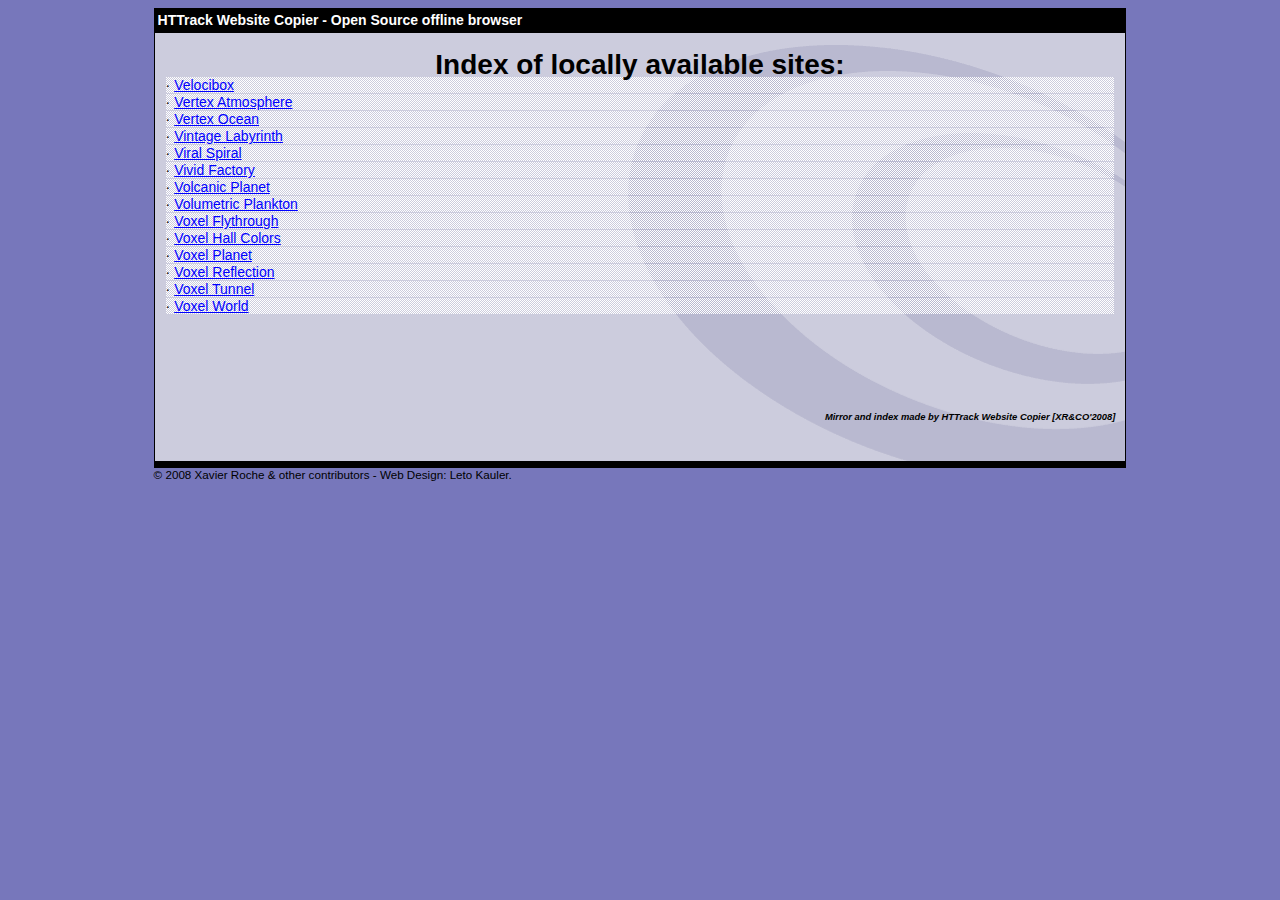
<file: index.html>
<html xmlns="http://www.w3.org/1999/xhtml" lang="en">

<head>
	<meta http-equiv="Content-Type" content="text/html; charset=utf-8" />
	<meta name="description" content="HTTrack is an easy-to-use website mirror utility. It allows you to download a World Wide website from the Internet to a local directory,building recursively all structures, getting html, images, and other files from the server to your computer. Links are rebuiltrelatively so that you can freely browse to the local site (works with any browser). You can mirror several sites together so that you can jump from one toanother. You can, also, update an existing mirror site, or resume an interrupted download. The robot is fully configurable, with an integrated help" />
	<meta name="keywords" content="httrack, HTTRACK, HTTrack, winhttrack, WINHTTRACK, WinHTTrack, offline browser, web mirror utility, aspirateur web, surf offline, web capture, www mirror utility, browse offline, local  site builder, website mirroring, aspirateur www, internet grabber, capture de site web, internet tool, hors connexion, unix, dos, windows 95, windows 98, solaris, ibm580, AIX 4.0, HTS, HTGet, web aspirator, web aspirateur, libre, GPL, GNU, free software" />
	<title>Local index - HTTrack Website Copier</title>
  <!-- Mirror and index made by HTTrack Website Copier/3.49-2 [XR&CO'2014] -->
	<style type="text/css">
	<!--

body {
	margin: 0;  padding: 0;  margin-bottom: 15px;  margin-top: 8px;
	background: #77b;
}
body, td {
	font: 14px "Trebuchet MS", Verdana, Arial, Helvetica, sans-serif;
	}

#subTitle {
	background: #000;  color: #fff;  padding: 4px;  font-weight: bold; 
	}

#siteNavigation a, #siteNavigation .current {
	font-weight: bold;  color: #448;
	}
#siteNavigation a:link    { text-decoration: none; }
#siteNavigation a:visited { text-decoration: none; }

#siteNavigation .current { background-color: #ccd; }

#siteNavigation a:hover   { text-decoration: none;  background-color: #fff;  color: #000; }
#siteNavigation a:active  { text-decoration: none;  background-color: #ccc; }


a:link    { text-decoration: underline;  color: #00f; }
a:visited { text-decoration: underline;  color: #000; }
a:hover   { text-decoration: underline;  color: #c00; }
a:active  { text-decoration: underline; }

#pageContent {
	clear: both;
	border-bottom: 6px solid #000;
	padding: 10px;  padding-top: 20px;
	line-height: 1.65em;
	background-image: url(backblue.gif);
	background-repeat: no-repeat;
	background-position: top right;
	}

#pageContent, #siteNavigation {
	background-color: #ccd;
	}


.imgLeft  { float: left;   margin-right: 10px;  margin-bottom: 10px; }
.imgRight { float: right;  margin-left: 10px;   margin-bottom: 10px; }

hr { height: 1px;  color: #000;  background-color: #000;  margin-bottom: 15px; }

h1 { margin: 0;  font-weight: bold;  font-size: 2em; }
h2 { margin: 0;  font-weight: bold;  font-size: 1.6em; }
h3 { margin: 0;  font-weight: bold;  font-size: 1.3em; }
h4 { margin: 0;  font-weight: bold;  font-size: 1.18em; }

.blak { background-color: #000; }
.hide { display: none; }
.tableWidth { min-width: 400px; }

.tblRegular       { border-collapse: collapse; }
.tblRegular td    { padding: 6px;  background-image: url(fade.gif);  border: 2px solid #99c; }
.tblHeaderColor, .tblHeaderColor td { background: #99c; }
.tblNoBorder td   { border: 0; }


// -->
</style>

</head>

<table width="76%" border="0" align="center" cellspacing="0" cellpadding="3" class="tableWidth">
	<tr>
	<td id="subTitle">HTTrack Website Copier - Open Source offline browser</td>
	</tr>
</table>
<table width="76%" border="0" align="center" cellspacing="0" cellpadding="0" class="tableWidth">
<tr class="blak">
<td>
	<table width="100%" border="0" align="center" cellspacing="1" cellpadding="0">
	<tr>
	<td colspan="6"> 
		<table width="100%" border="0" align="center" cellspacing="0" cellpadding="10">
		<tr> 
		<td id="pageContent"> 
<!-- ==================== End prologue ==================== -->

	<meta name="generator" content="HTTrack Website Copier/3.x">
	<TITLE>Local index - HTTrack</TITLE>
</HEAD>
<BODY>
<H1 ALIGN=Center>Index of locally available sites:</H1>
	<TABLE BORDER="0" WIDTH="100%" CELLSPACING="1" CELLPADDING="0">
		<TR>
			<TD BACKGROUND="fade.gif">
				&middot;
					<A HREF="digitonaut.com/art/velocibox/index.html">
						Velocibox
					</A>		
			</TD>
		</TR>
		<TR>
			<TD BACKGROUND="fade.gif">
				&middot;
					<A HREF="digitonaut.com/art/vertex_atmosphere/index.html">
						Vertex Atmosphere
					</A>		
			</TD>
		</TR>
		<TR>
			<TD BACKGROUND="fade.gif">
				&middot;
					<A HREF="digitonaut.com/art/vertex-ocean/index.html">
						Vertex Ocean
					</A>		
			</TD>
		</TR>
		<TR>
			<TD BACKGROUND="fade.gif">
				&middot;
					<A HREF="digitonaut.com/art/vintage_labyrinth/index.html">
						Vintage Labyrinth
					</A>		
			</TD>
		</TR>
		<TR>
			<TD BACKGROUND="fade.gif">
				&middot;
					<A HREF="digitonaut.com/art/viral_spiral/index.html">
						Viral Spiral
					</A>		
			</TD>
		</TR>
		<TR>
			<TD BACKGROUND="fade.gif">
				&middot;
					<A HREF="digitonaut.com/art/vivid_factory/index.html">
						Vivid Factory
					</A>		
			</TD>
		</TR>
		<TR>
			<TD BACKGROUND="fade.gif">
				&middot;
					<A HREF="digitonaut.com/art/volcanic_planet/index.html">
						Volcanic Planet
					</A>		
			</TD>
		</TR>
		<TR>
			<TD BACKGROUND="fade.gif">
				&middot;
					<A HREF="digitonaut.com/art/volumetric_plankton/index.html">
						Volumetric Plankton
					</A>		
			</TD>
		</TR>
		<TR>
			<TD BACKGROUND="fade.gif">
				&middot;
					<A HREF="digitonaut.com/art/voxel_flythrough/index.html">
						Voxel Flythrough
					</A>		
			</TD>
		</TR>
		<TR>
			<TD BACKGROUND="fade.gif">
				&middot;
					<A HREF="digitonaut.com/art/voxel_hall_colors/index.html">
						Voxel Hall Colors
					</A>		
			</TD>
		</TR>
		<TR>
			<TD BACKGROUND="fade.gif">
				&middot;
					<A HREF="digitonaut.com/art/voxel_planet/index.html">
						Voxel Planet
					</A>		
			</TD>
		</TR>
		<TR>
			<TD BACKGROUND="fade.gif">
				&middot;
					<A HREF="digitonaut.com/art/voxel_reflection/index.html">
						Voxel Reflection
					</A>		
			</TD>
		</TR>
		<TR>
			<TD BACKGROUND="fade.gif">
				&middot;
					<A HREF="digitonaut.com/art/voxel_tunnel/index.html">
						Voxel Tunnel
					</A>		
			</TD>
		</TR>
		<TR>
			<TD BACKGROUND="fade.gif">
				&middot;
					<A HREF="digitonaut.com/art/voxel_world/index.html">
						Voxel World
					</A>		
			</TD>
		</TR>
	</TABLE>
	<BR>
	<BR>
	<BR>
  	<H6 ALIGN="RIGHT">
	<I>Mirror and index made by HTTrack Website Copier [XR&amp;CO'2008]</I>
	</H6>
	<!-- Mirror and index made by HTTrack Website Copier/3.49-2 [XR&CO'2014] -->
	<!-- Thanks for using HTTrack Website Copier! -->
	

<!-- ==================== Start epilogue ==================== -->
		</td>
		</tr>
		</table>
	</td>
	</tr>
	</table>
</td>
</tr>
</table>

<table width="76%" border="0" align="center" valign="bottom" cellspacing="0" cellpadding="0">
	<tr>
	<td id="footer"><small>&copy; 2008 Xavier Roche & other contributors - Web Design: Leto Kauler.</small></td>
	</tr>
</table>

</body>

</html>
</file>
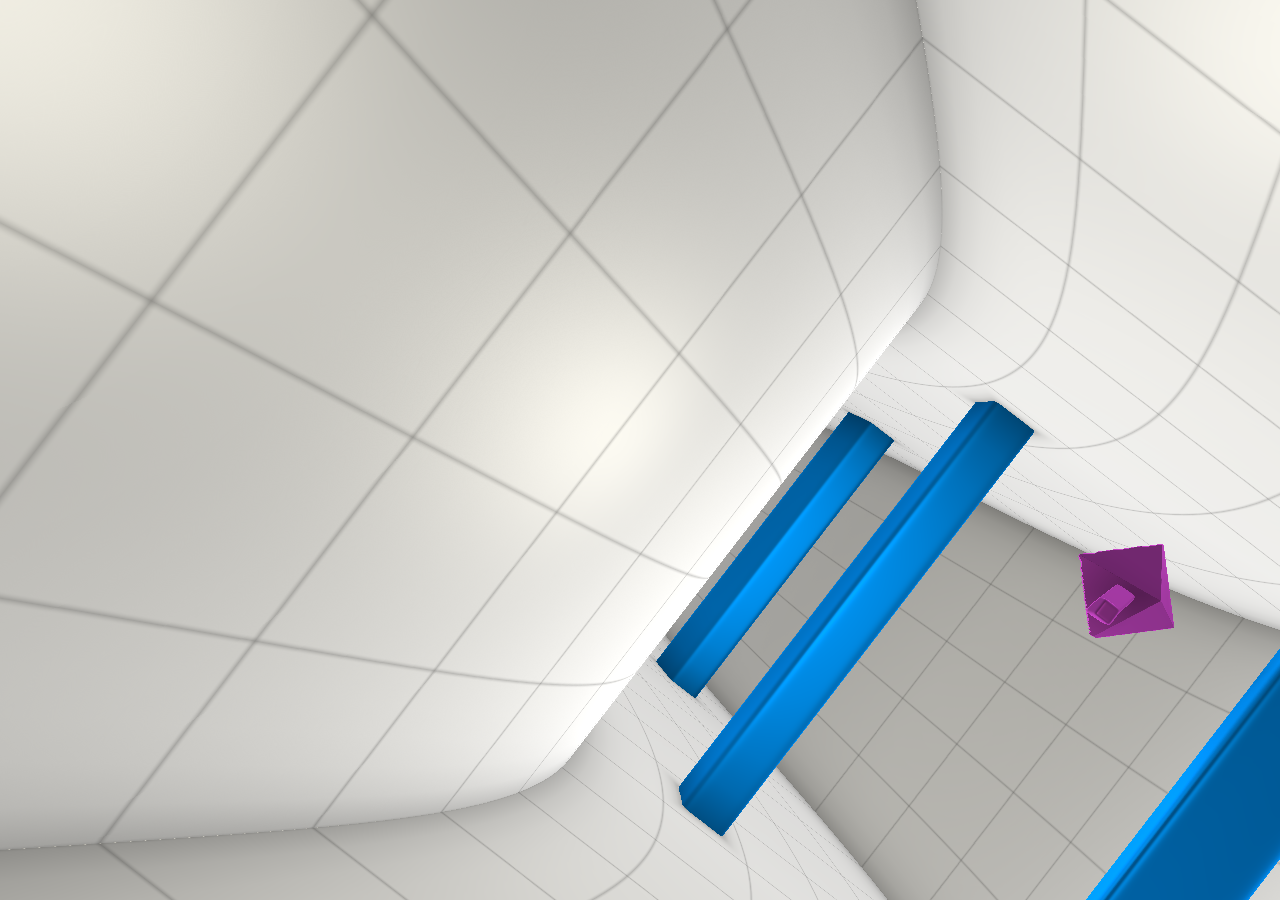
<file: digitonaut.com/art/velocibox/index.html>
<!DOCTYPE html>

<!-- Mirrored from digitonaut.com/art/velocibox/ by HTTrack Website Copier/3.x [XR&CO'2014], Fri, 17 Feb 2023 04:22:23 GMT -->
<!-- Added by HTTrack --><meta http-equiv="content-type" content="text/html;charset=UTF-8" /><!-- /Added by HTTrack -->
<head>
<meta charset='utf-8'\>
<meta name='apple-mobile-web-app-capable' content='yes'><meta name='apple-mobile-web-app-status-bar-style' content='black-translucent'><title>Velocibox</title>

<script src="shader-web-background.min.js"></script>
<script type="x-shader/x-fragment" id="Image">
precision highp float;
uniform vec2  iResolution;
uniform float iTime;

// -------------------------------------------------------------------------------------------------- Shadertoy code
float hash(float n) {
    return fract(sin(n)*4578.543123);
}

vec2 path(float z) {
    vec2 a = vec2(0);
    vec2 b = vec2(2.0*cos(z*.3), 0);
    
    if(iTime >= 0.0 && iTime <= 4.0){
        if(iTime <= 3.0) return a;
        return mix(a, b, mod(iTime, 1.0));
    } else return b;
}

float gTime() {
    float s;
    if(iTime <= 3.0) {
        s = 7.0;
    } else s = 15.;
    
    return s*iTime;
}

float len(vec3 p, float l) {
    p = pow(abs(p), vec3(l));
    return pow(p.x + p.y + p.z, 1.0/l);
}

float dSegment(vec3 p, vec3 a, vec3 b, float r) {
    vec3 pa = p - a;
    vec3 ba = b - a;
    
    float h = clamp(dot(pa, ba)/dot(ba, ba), 0.0, 1.0);
    
    return len(pa - ba*h, 8.0) - r;
}

float dObstacles(vec3 p, float diff) {
    p.xy -= path(p.z);
    float c = floor((p.z + diff)/(diff*2.0));
    float rnd = hash(c);
    p.z = mod(p.z + diff, diff*2.0) - diff;
    
    p.xy = p.yx;
    float o;
    if(iTime >= 0.0 && iTime <= 4.0) {
        if(iTime <= 3.0) o = 4.0;
        else o = mix(4.0, 0.0, mod(iTime, 1.0));
    } else o = 0.0;
    
    p.y += path(p.z).x - o - (rnd < .5 ? 0. : 2.0);
    return dSegment(p, vec3(5.5, 1., 0), vec3(-5.5, 1.0, 0), 0.25);   
}

vec2 opU(vec2 a, vec2 b) {
    return a.x < b.x ? a : b;
}

vec3 boxPos(vec3 p, float diff, float o) {
    vec3 bp = vec3(0., -1.0, gTime());
    float c = floor((p.z + diff)/diff*2.0);    
    float rnd = hash(c);
    
    bp.y = 1.8*cos(sin(iTime + o)*3. + iTime + o);
        
    return bp;
}

vec2 map(vec3 p) {
    // the tunnel distance estimate was taken from Shane's (https://www.shadertoy.com/view/MlXSWX)
    vec2 tun = abs(p.xy - path(p.z))*vec2(.4, .4);
    vec2 t = vec2(1. - max(tun.x, tun.y), 0.0);
    
    vec3 bp = boxPos(p, 2.5, 0.0);
    vec3 bp2 = boxPos(p, 2.5, 0.1);
    bp2.z += 0.5;
    
    bp.xy += path(bp.z);
    bp2.xy += path(bp2.z);
    
    vec2 s = vec2(min(len(p - bp2, 1.0) - .3, dSegment(p, bp, bp2, .04)), 1.0);
    
    vec2 o = vec2(dObstacles(p, 2.5), 2.0);
    
    return opU(t, opU(s, o));
}

vec2 intersect(vec3 ro, vec3 rd) {
    float td = 0.;
    float mid = -1.;
    float tmax = 50.;
    
    for(int i = 0; i < 256; i++) {
        vec2 s = map(ro + rd*td);
        td += s.x;
        mid = s.y;
        if(abs(s.x) < 0.005 || td >= tmax) break;
    }
    
    if(td >= tmax) mid = -1.;
    return vec2(td, mid);
    
}

vec3 normal(vec3 p) {
    vec2 h = vec2(0.001, 0.0);
    vec3 n = vec3(
        map(p + h.xyy).x - map(p - h.xyy).x,
        map(p + h.yxy).x - map(p - h.yxy).x,
        map(p + h.yyx).x - map(p - h.yyx).x
	);
    
    return normalize(n);
}

// iq's ambient occlusion.
float ao(vec3 p, vec3 n) {
    float r = 0.0;
    float w = 1.0;
    float d;
    
    for(float i = 1.0; i < 6.6; i++) {
        d = i/6.0;
        r += w*(d - map(p + n*d).x);
        w *= .5;
    }
    
    return 1.0 - clamp(r, 0.0, 1.0);
}

vec3 lighting(vec3 p, vec3 lp, vec3 rd) {
    vec3 l = lp - p;
    float dist = max(length(l), 0.01);
    float atten = min(1./(1. + dist*0.5), 0.2);
    l /= dist;
    
    vec3 n = normal(p);
   	vec3 r = reflect(-l, n);
    
    float dif = clamp(dot(l, n), 0.0, 1.0);
    float spe = pow(clamp(dot(r, -rd), 0.0, 1.0), 8.0);
    float fre = pow(clamp(1.0 + dot(n, rd), 0.0, 1.0), 2.0);
    float dom = smoothstep(-1.0, 1.0, r.y);
    
    vec3 lin = vec3(0.2);
    lin += 1.0*dif*vec3(1, .97, .85);
    lin += 2.5*spe*vec3(1, .97, .85)*dif;
    lin += 2.5*fre*vec3(1);
    lin += 0.5*dom*vec3(1);
    
    return lin*atten*ao(p, n);
}

mat3 camera(vec3 e, vec3 l) {
    vec3 rl = vec3(sin(iTime), cos(iTime), 0);
    vec3 f = normalize(l - e);
    vec3 r = cross(rl, f);
    vec3 u = cross(f, r);
    
    return mat3(r, u, f);
}

vec4 render(vec3 ro, vec3 rd) {
    ro.z += gTime() - 2.0;
    vec3 la = ro + vec3(0, 0.0, 2.0);
    
    rd = camera(ro, la)*rd;
    
    vec3 lp1 = ro + vec3(0, 0, 1);
    vec3 lp2 = ro + vec3(0, 0, 5);
    
    la.xy += path(la.z);
    ro.xy += path(ro.z);
    
    vec3 col = vec3(.5);
    
    vec2 i = intersect(ro, rd);
    vec3 p = ro + rd*i.x;
    
	if (i.y == 0.0) { 
        vec2 guv = normal(p).y == 0.0 ? p.zy : p.xz - path(p.z);
        col = .45 + vec3(1)
            *smoothstep(-.05, .05,abs(fract(guv.x) - .5)*2.)
            *smoothstep(-.05, .05, abs(fract(guv.y) - .5)*2.);
    }
    if (i.y == 1.0) col = vec3(1, .1, 1)*.5;
    if (i.y == 2.0) col = vec3(0, .3, 1);
    
    if(i.y != -1.0) col *= lighting(p, lp1, rd)+lighting(p, lp2, rd);
    
    col = pow(col, vec3(.454545));
    
	return vec4(col, 1);
}

void mainImage( out vec4 fragColor, in vec2 fragCoord )
{
	vec2 uv = -1.0 + 2.0*(fragCoord.xy / iResolution.xy);
    uv.x *= iResolution.x/iResolution.y;
    
    vec3 ro = vec3(0, 0.0, -2);
    vec3 rd = normalize(vec3(uv, 2.0));
    
    
	fragColor = render(ro, rd);
}

void mainVR( out vec4 fragColor, in vec2 fragCoord, in vec3 fragRayOri, in vec3 fragRayDir )
{
    fragColor = render(fragRayOri, fragRayDir);
}
// -------------------------------------------------------------------------------------------------- End of Shadertoy code

void main() {
	mainImage(gl_FragColor, gl_FragCoord.xy);
}
</script>
<script>
shaderWebBackground.shade({
	shaders: {
		Image: {
			uniforms: {
				iResolution: (gl, loc, ctx) => gl.uniform2f(loc, ctx.width, ctx.height),
				iTime: (gl, loc) => gl.uniform1f(loc, performance.now() / 1000)
			}
		}
	}
});
</script>
</head>
<body>
</body>

<!-- Mirrored from digitonaut.com/art/velocibox/ by HTTrack Website Copier/3.x [XR&CO'2014], Fri, 17 Feb 2023 04:22:24 GMT -->
</html>
</file>
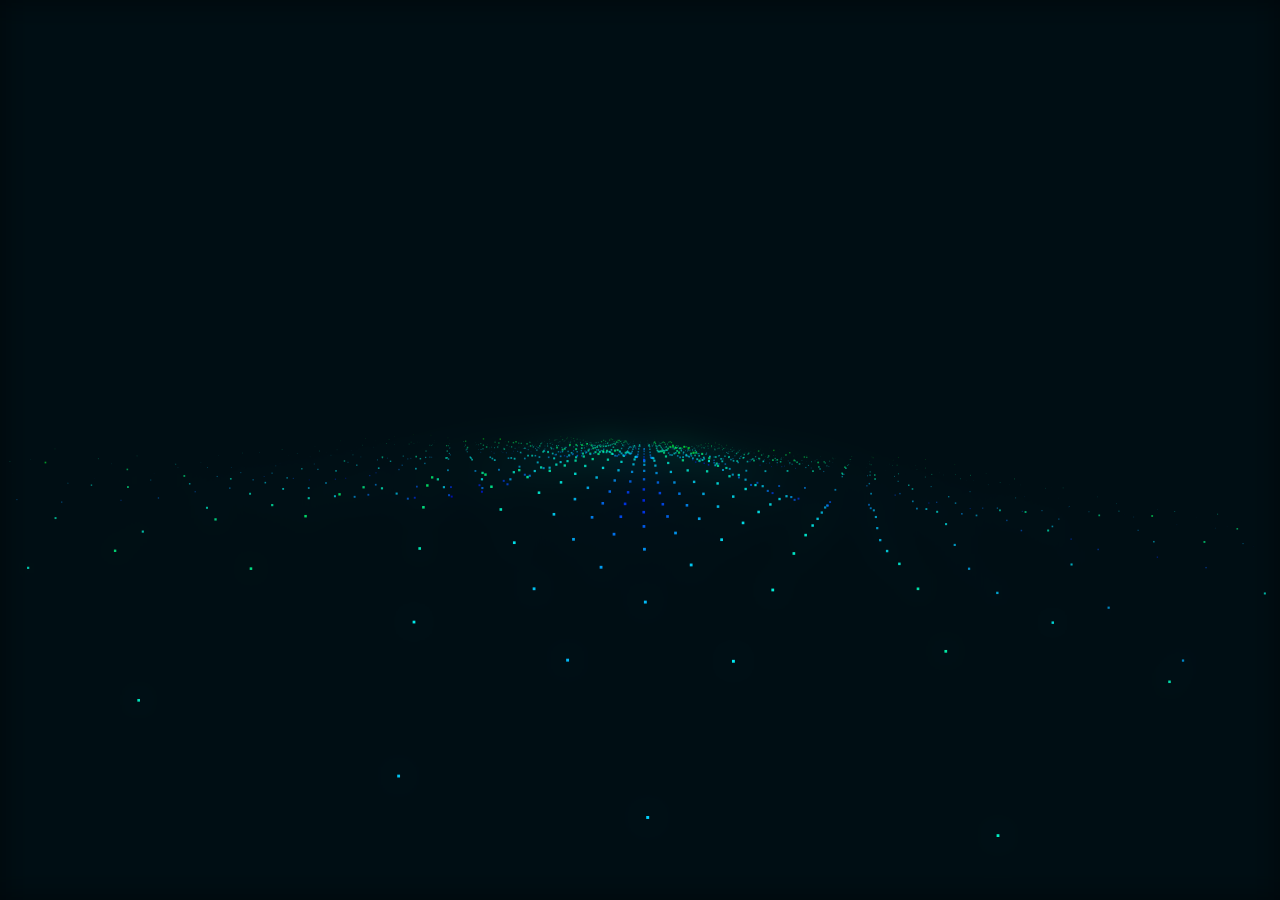
<file: digitonaut.com/art/vertex-ocean/index.html>
<!DOCTYPE html>
<html lang="en" >


<!-- Mirrored from digitonaut.com/art/vertex-ocean/ by HTTrack Website Copier/3.x [XR&CO'2014], Fri, 17 Feb 2023 04:22:29 GMT -->
<!-- Added by HTTrack --><meta http-equiv="content-type" content="text/html;charset=UTF-8" /><!-- /Added by HTTrack -->
<head>
<meta charset='utf-8'\>
<meta name='apple-mobile-web-app-capable' content='yes'><meta name='apple-mobile-web-app-status-bar-style' content='black-translucent'><title>Vertex Ocean</title>

<style>
canvas {
   position: absolute;
   top: 0;
   left: 0;
   width: 100%;
   height: 100%;
}
</style>

  <script>
  window.console = window.console || function(t) {};
</script>

  
  
  <script>
  if (document.location.search.match(/type=embed/gi)) {
    window.parent.postMessage("resize", "*");
  }
</script>


</head>

<body translate="no" >

    <script id="rendered-js" >
/**
 * 3D Software ocean effect with Canvas2D
 * You can change properties under comment "Effect properties"
 */

// Init Context
let c = document.createElement('canvas').getContext('2d');
let postctx = document.body.appendChild(document.createElement('canvas')).getContext('2d');
let canvas = c.canvas;
let vertices = [];

// Effect Properties
let vertexCount = 7000;
let vertexSize = 3;
let oceanWidth = 204;
let oceanHeight = -80;
let gridSize = 32;
let waveSize = 16;
let perspective = 100;

// Common variables
let depth = vertexCount / oceanWidth * gridSize;
let frame = 0;
let { sin, cos, tan, PI } = Math;

// Render loop
let loop = () => {
  let rad = sin(frame / 100) * PI / 20;
  let rad2 = sin(frame / 50) * PI / 10;
  frame++;
  if (postctx.canvas.width !== postctx.canvas.offsetWidth || postctx.canvas.height !== postctx.canvas.offsetHeight) {
    postctx.canvas.width = canvas.width = postctx.canvas.offsetWidth;
    postctx.canvas.height = canvas.height = postctx.canvas.offsetHeight;
  }


  c.fillStyle = `hsl(200deg, 100%, 2%)`;
  c.fillRect(0, 0, canvas.width, canvas.height);
  c.save();
  c.translate(canvas.width / 2, canvas.height / 2);

  c.beginPath();
  vertices.forEach((vertex, i) => {
    let ni = i + oceanWidth;
    let x = vertex[0] - frame % (gridSize * 2);
    let z = vertex[2] - frame * 2 % gridSize + (i % 2 === 0 ? gridSize / 2 : 0);
    let wave = cos(frame / 45 + x / 50) - sin(frame / 20 + z / 50) + sin(frame / 30 + z * x / 10000);
    let y = vertex[1] + wave * waveSize;
    let a = Math.max(0, 1 - Math.sqrt(x ** 2 + z ** 2) / depth);
    let tx, ty, tz;

    y -= oceanHeight;

    // Transformation variables
    tx = x;
    ty = y;
    tz = z;

    // Rotation Y
    tx = x * cos(rad) + z * sin(rad);
    tz = -x * sin(rad) + z * cos(rad);

    x = tx;
    y = ty;
    z = tz;

    // Rotation Z
    tx = x * cos(rad) - y * sin(rad);
    ty = x * sin(rad) + y * cos(rad);

    x = tx;
    y = ty;
    z = tz;

    // Rotation X

    ty = y * cos(rad2) - z * sin(rad2);
    tz = y * sin(rad2) + z * cos(rad2);

    x = tx;
    y = ty;
    z = tz;

    x /= z / perspective;
    y /= z / perspective;



    if (a < 0.01) return;
    if (z < 0) return;


    c.globalAlpha = a;
    c.fillStyle = `hsl(${180 + wave * 20}deg, 100%, 50%)`;
    c.fillRect(x - a * vertexSize / 2, y - a * vertexSize / 2, a * vertexSize, a * vertexSize);
    c.globalAlpha = 1;
  });
  c.restore();

  // Post-processing
  postctx.drawImage(canvas, 0, 0);

  postctx.globalCompositeOperation = "screen";
  postctx.filter = 'blur(16px)';
  postctx.drawImage(canvas, 0, 0);
  postctx.filter = 'blur(0)';
  postctx.globalCompositeOperation = "source-over";

  requestAnimationFrame(loop);
};

// Generating dots
for (let i = 0; i < vertexCount; i++) {
  let x = i % oceanWidth;
  let y = 0;
  let z = i / oceanWidth >> 0;
  let offset = oceanWidth / 2;
  vertices.push([(-offset + x) * gridSize, y * gridSize, z * gridSize]);
}

loop();
//# sourceURL=pen.js
    </script>

  

</body>


<!-- Mirrored from digitonaut.com/art/vertex-ocean/ by HTTrack Website Copier/3.x [XR&CO'2014], Fri, 17 Feb 2023 04:22:29 GMT -->
</html>
</file>
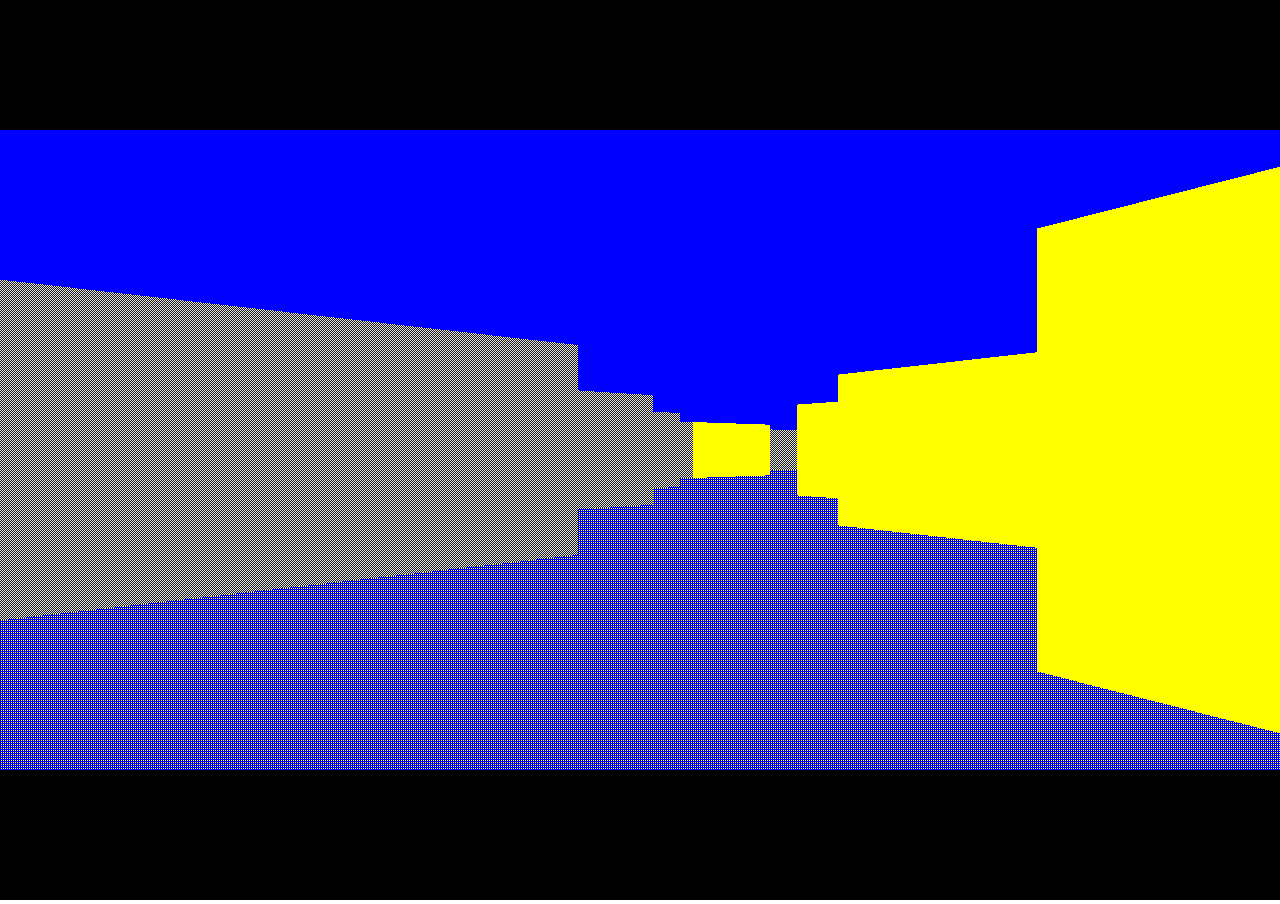
<file: digitonaut.com/art/vintage_labyrinth/index.html>
<!DOCTYPE html>
<html lang="en">

<!-- Mirrored from digitonaut.com/art/vintage_labyrinth/ by HTTrack Website Copier/3.x [XR&CO'2014], Fri, 17 Feb 2023 04:22:29 GMT -->
<!-- Added by HTTrack --><meta http-equiv="content-type" content="text/html;charset=UTF-8" /><!-- /Added by HTTrack -->
<head>
<meta charset='utf-8'\>
<meta name='apple-mobile-web-app-capable' content='yes'><meta name='apple-mobile-web-app-status-bar-style' content='black-translucent'><title>Vintage Labyrinth</title>

<link type="text/css" rel="stylesheet" href="main.css">
</head>
<body>

<script id="vs" type="not-js">
void main()	{
  gl_Position = vec4( position, 1.0 );
}
</script>
<script id="fs" type="not-js">
precision mediump float;

// -------------------------------------------- code from https://glslsandbox.com/ ------------------
#ifdef GL_ES
precision mediump float;
#endif
uniform float time;
uniform vec2 mouse;
uniform vec2 resolution;

#define rot(a) mat2(cos(a),-sin(a),sin(a),cos(a))

int cell[24];

void initCell() {
	cell[ 0] = 0xffffff;
	cell[ 1] = 0xfe007f;
	cell[ 2] = 0xe00007;
	cell[ 3] = 0xc7ffe3;
	cell[ 4] = 0x9ffff9;
	cell[ 5] = 0x9ffff9;
	cell[ 6] = 0xcffff3;
	cell[ 7] = 0xe7ffe7;
	cell[ 8] = 0xf1ff8f;
	cell[ 9] = 0xf87e1f;
	cell[10] = 0xfe187f;
	cell[11] = 0xffc3ff;
	cell[12] = 0xffc3ff;
	cell[13] = 0xfe187f;
	cell[14] = 0xf87e1f;
	cell[15] = 0xf1ff8f;
	cell[16] = 0xe7ffe7;
	cell[17] = 0xcffff3;
	cell[18] = 0x9ffff9;
	cell[19] = 0x9ffff9;
	cell[20] = 0xc7ffe3;
	cell[21] = 0xe00007;
	cell[22] = 0xfe007f;
	cell[23] = 0xffffff;
}

float getCell(vec2 co) {
	int y = int(co.y);
	for (int i = 0; i < 24; i++) {
		if (i == y) {
			return mod(floor(float(cell[i]) / pow(2., 23. - co.x)), 2.);
		}
	}
	return 0.;
}

float rayBlock(vec2 ro, vec2 rd, out int wall) {
	vec2 p = ro;
	vec2 v = rd;
	vec2 s = vec2(1);
	vec2 a = vec2(0);
	if (v.x < 0.) {
		p.x = -p.x;
		v.x = -v.x;
		s.x = -1.;
		a.x = 1.;
	}
	if (v.y < 0.) {
		p.y = -p.y;
		v.y = -v.y;
		s.y = -1.;
		a.y = 1.;
	}
	vec2 c = s * (floor(ro) + a);
	float d = 0.;
	wall = 0;

	for (int i = 0; i < 40; i++) {
		vec2 q = s * (c + a);
		if (getCell(q) != 0.) {
			if (mod(q.x + q.y, 2.) == 0.) wall = 2;
			break;
		}
		vec2 e = (c + 1. - p) / v;
		d = min(e.x, e.y);
		if (d > 20.) return -1.;
		if (e.x <= e.y) {
			c.x++;
			wall = 0;
		} else {
			c.y++;
			wall = 1;
		}
	}
	return d;
}

vec2 getPos(float t) {
	return vec2(sin(t * 2.), cos(t)) * 10. + 12.;
}

float rayMarch(vec2 uv) {
	float t = time * .2;
	vec2 ro = getPos(t);
	vec2 rd = vec2(uv.x, 1);
	vec2 c = mod(floor(gl_FragCoord.xy), 2.);
	vec2 v = getPos(t + .1) - ro;
	float a = atan(v.x, v.y);
	rd *= rot(-a);

	float bit = 0.;
	if (uv.y < 0.) {
		bit = min(c.x, c.y);
	}

	int wall;
	float d = rayBlock(ro, rd, wall);
	if (d >= 0. && abs(uv.y) < .25 / d) {
		if (wall == 2) {
			bit = 1.;
		} else if (wall == 0) {
			bit = c.x;
		} else {
			bit = mod(c.x + c.y, 2.);
		}
	}
	return bit;
}

void main( void ) {
	initCell();
	vec2 uv = (gl_FragCoord.xy * 2. - resolution) / resolution.x;
	vec3 color;
	if (abs(uv.y) < .5) {
		float b = rayMarch(uv);
		color = vec3(b, b, 1. - b);
	}
	gl_FragColor = vec4(color, 1);
}

// -------------------------------------------------------------------------------------------------------------------

</script>
<script src="three.min.js"></script>
<script src="main.js"></script>

</body>

<!-- Mirrored from digitonaut.com/art/vintage_labyrinth/ by HTTrack Website Copier/3.x [XR&CO'2014], Fri, 17 Feb 2023 04:22:31 GMT -->
</html>
</file>
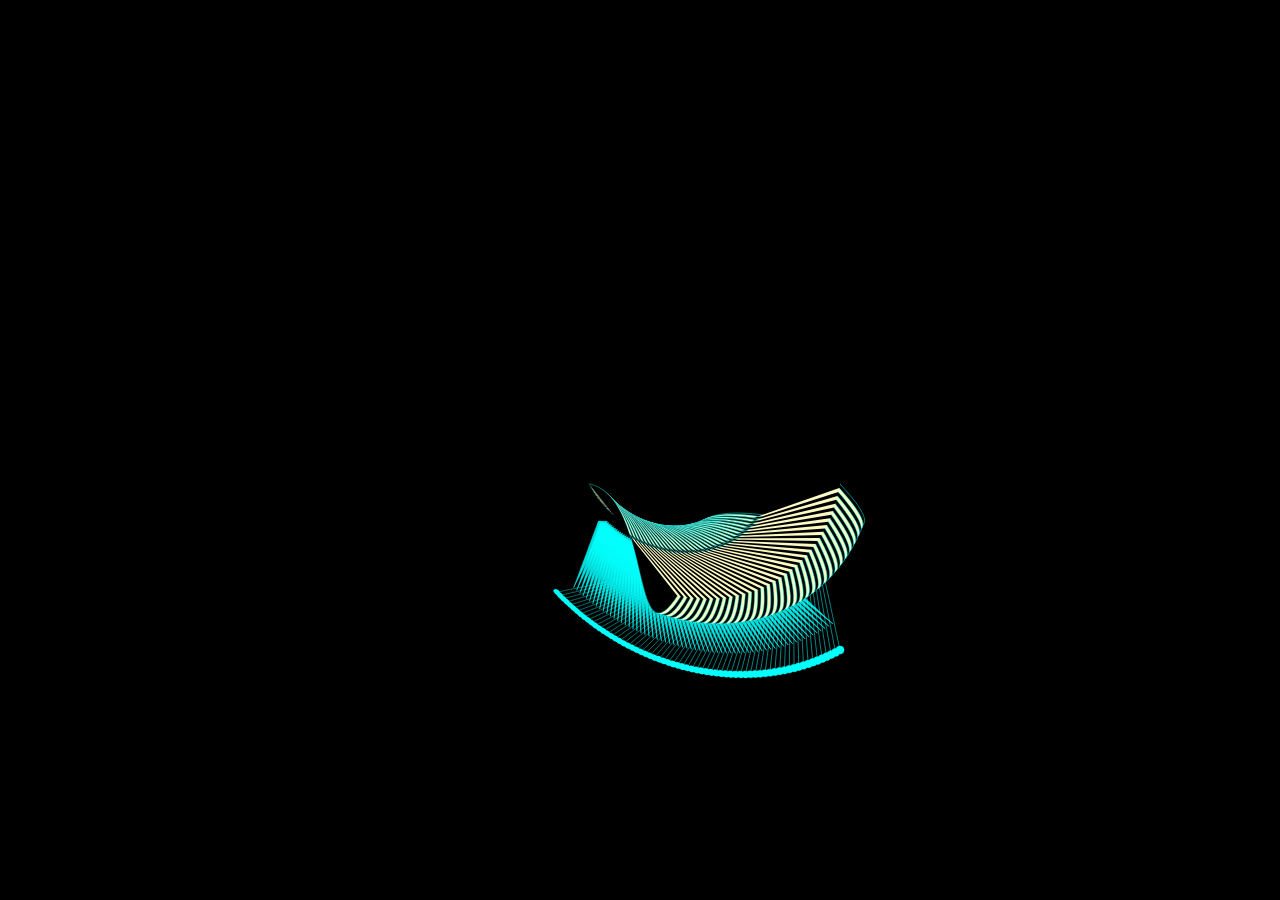
<file: digitonaut.com/art/viral_spiral/index.html>
<!DOCTYPE html>
<html lang="en" >

<!-- Mirrored from digitonaut.com/art/viral_spiral/ by HTTrack Website Copier/3.x [XR&CO'2014], Fri, 17 Feb 2023 04:22:31 GMT -->
<!-- Added by HTTrack --><meta http-equiv="content-type" content="text/html;charset=UTF-8" /><!-- /Added by HTTrack -->
<head>
<meta charset='utf-8'\>
<meta name='apple-mobile-web-app-capable' content='yes'><meta name='apple-mobile-web-app-status-bar-style' content='black-translucent'><title>Viral Spiral</title>

<style>
canvas {
	position:fixed;
	left:50%; top:50%;
	transform:translate(-50%,-50%);
	border:0px; outline:0px;
}
</style>
</head>
<body style='margin:0px;overflow:hidden;background:#000;'>

<script type="application/processing">
// Started as this: https://www.khanacademy.org/computer-programming/crazy-cosmic-flower/6565370573619200
// MouseX adjusts direction and speed, click to toggle circle/spiral.
// map, spiral, bezier, triangle, line, ellipse, rotate, scale

float incr;
boolean spiral;

void setup() {
  size(min(screenWidth,screenHeight),min(screenWidth,screenHeight));
  strokeWeight(.5);
  spiral = true;
}

void draw() {
  background(0);
  
  pushMatrix();
  translate(width/2, height/2);
  for (int i = 0; i < 65; i++) {//82
    if (i%2 == 0) fill(0);
    else fill(#FCFAC4);
    bezier(200, 34, 300, 141, 63, 10, 49, 91);
    fill(#03FFFD);
    ellipse(200, 200, 8, 8);
    fill(#03FFFD, 220);
    triangle(100, 88, 100, 100, 193, 174);
    stroke(#03FFFD);
    line(173, 75, 200, 200);
    rotate((incr));
    if (spiral) scale(1, 0.99);
  }
  incr += .0005;//map(1, 0, 1000, -.005, .005);
  popMatrix();
};

void mousePressed() {
  spiral = !spiral;
}







</script>

<canvas> </canvas>
<script src='processing.min.js'></script>
</body>

<!-- Mirrored from digitonaut.com/art/viral_spiral/ by HTTrack Website Copier/3.x [XR&CO'2014], Fri, 17 Feb 2023 04:22:34 GMT -->
</html>
</file>
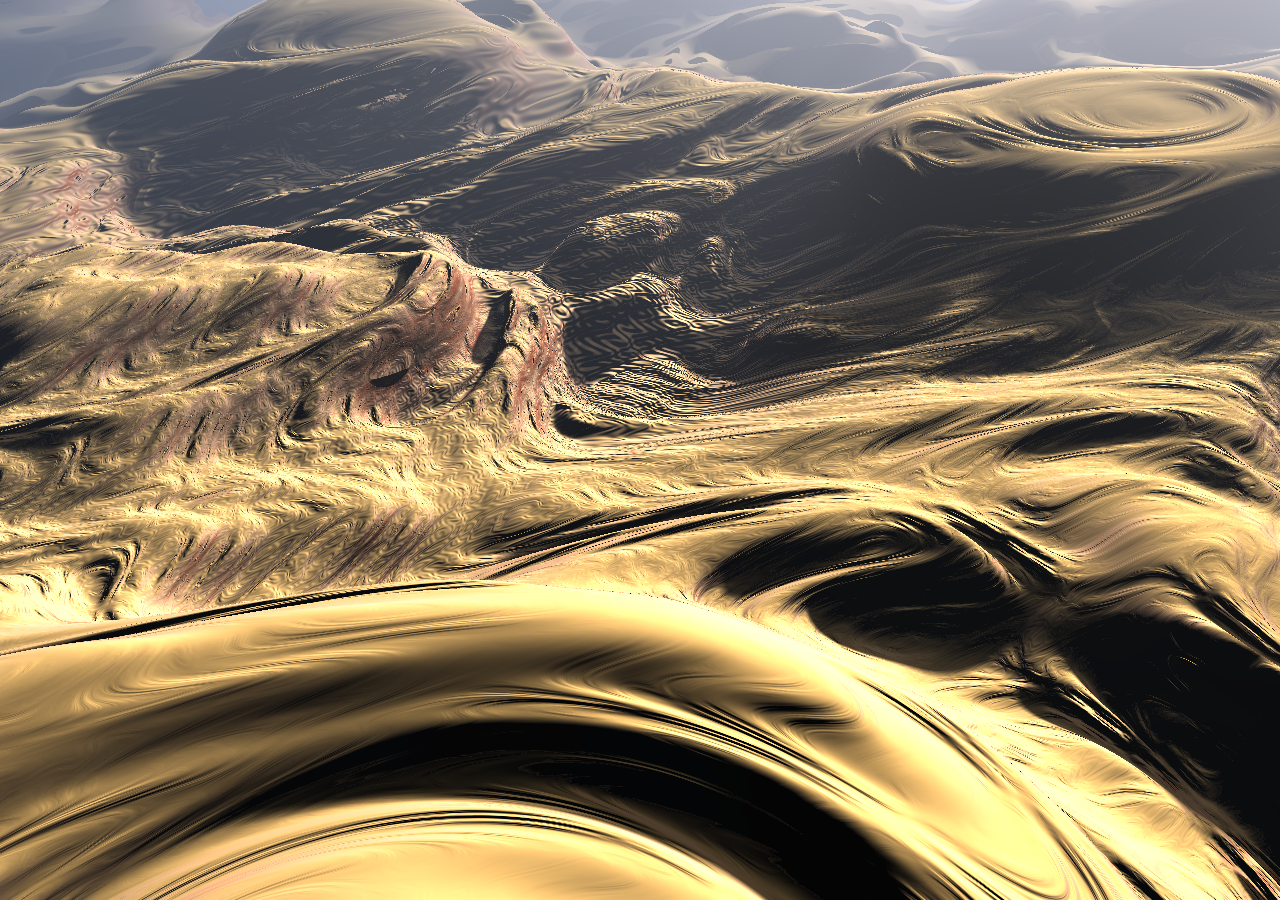
<file: digitonaut.com/art/volcanic_planet/index.html>
<!DOCTYPE html>
<html lang="en">

<!-- Mirrored from digitonaut.com/art/volcanic_planet/ by HTTrack Website Copier/3.x [XR&CO'2014], Fri, 17 Feb 2023 04:22:43 GMT -->
<!-- Added by HTTrack --><meta http-equiv="content-type" content="text/html;charset=UTF-8" /><!-- /Added by HTTrack -->
<head>
<meta charset='utf-8'\>
<meta name='apple-mobile-web-app-capable' content='yes'><meta name='apple-mobile-web-app-status-bar-style' content='black-translucent'><title>Volcanic Planet</title>

<link type="text/css" rel="stylesheet" href="main.css">
</head>
<body>

<script id="vs" type="not-js">
void main()	{
  gl_Position = vec4( position, 1.0 );
}
</script>
<script id="fs" type="not-js">
precision mediump float;

// -------------------------------------------- code from https://glslsandbox.com/ ------------------
/*
 * Original shader from: https://www.shadertoy.com/view/7dV3zt
 */

#ifdef GL_ES
precision mediump float;
#endif

// glslsandbox uniforms
uniform float time;
uniform vec2 resolution;

// shadertoy emulation
#define iTime time
#define iResolution resolution

// --------[ Original ShaderToy begins here ]---------- //
////////////////////////////////
// Terrain generation section //
////////////////////////////////

float snoise(vec2 p) {
	vec2 f = fract(p);
	p = floor(p);
	float v = p.x+p.y*1000.0;
	vec4 r = vec4(v, v+1.0, v+1000.0, v+1001.0);
	r = fract(100000.0*sin(r*.001));
	f = f*f*(3.0-2.0*f);
	return 2.0*(mix(mix(r.x, r.y, f.x), mix(r.z, r.w, f.x), f.y))-1.0;
}

float noise(in vec2 uv)
{
    return sin(uv.x)+cos(uv.y);
}

float terrain(in vec2 uv,int octaves)
{
    //float scale_factor = 1.;
    //uv /= scale_factor;
    //this function generates the terrain height
    float value = 0.;
    float amplitude = 1.;
    float freq = .5;
    float n1 = 0.;
    
    //float f2 = .1; //this constant changes the variation in mountain height
    
    //float f1 = f2;
    //float f3 = 1.-f1;
    //vec2 uv1 = uv;
    for (int i = 0; i < 8; i++)
    {
        if (i >= octaves) break;
        //uv += vec2(amplitude,freq);
        n1 = (noise((uv) * freq-n1*value)-n1);
        // From Dave_Hoskins https://www.shadertoy.com/user/Dave_Hoskins
        
        
        value = (value+n1 * amplitude)+amplitude;
        freq *= 2.5-amplitude;
        amplitude *= 1./2.-value/2./2./2.;
        
        
        //float f1 = f2*(f3+f1)*noise(uv);
        //uv = uv.yx;
        uv = uv.yx-n1/freq;
        //uv1 = uv1.yx;
        //uv = uv.yx/(1.+amplitude);
        //uv = uv.yx+noise(uv/freq)*amplitude+noise(uv.yx*amplitude)*freq;
        //value *= f3+f1;
        //freq += f1;
        
        //value *= .9;

}
    return value;
}


vec2 map(vec3 p, int octaves) {
	float dMin = 28.0;
	float d;
	float mID = -1.0;
	
	// Mountains
	float h = terrain(p.xz, octaves);
	//h += smoothstep(0.0, 1.1, h);
    //h += smoothstep(-0.1, 1.0, p.y)*0.6;
	d = p.y - h;
	if (d<dMin) { 
		dMin = d;
		mID = 0.0;
	}

	return vec2(dMin, mID);
}

////////////////////
// Render section //
////////////////////

vec2 castRay(vec3 ro, vec3 rd, int octaves) {
	const float p = 0.001;
	float t = 0.0;
	float h = p * 2.0;
	float m = -1.0;
	for (int i=0; i<36; i++) {
		if (abs(h)<=p || t>=28.0) break;
        t += h;
        vec2 res = map(ro + rd*t, octaves);
        h = res.x;
        m = res.y;
	}
	if (t>28.0) m = -1.0;
	return vec2(t, m);
}

vec3 calcNormal(vec3 p, int octaves) {
	const vec3 eps = vec3(0.002, 0.0, 0.0);
	return normalize( vec3(map(p+eps.xyy, octaves).x - map(p-eps.xyy, octaves).x,
			       map(p+eps.yxy, octaves).x - map(p-eps.yxy, octaves).x,
			       map(p+eps.yyx, octaves).x - map(p-eps.yyx, octaves).x) );
}

float shadows(vec3 ro, vec3 rd, float tMax, float k, int octaves) {
    float res = 1.0;
	float t = 0.1;
	for(int i=0; i<22; i++) {
        if (t>=tMax) break;
        float h = map(ro + rd*t, octaves).x;
        res = min( res, k*h/t );
        t += h;
    }
    return clamp(res, 0.2, 1.0);
}

vec3 render(vec3 ro, vec3 rd) {
	const int geoLOD = 4;
	
	vec2 res = castRay(ro, rd, geoLOD);
	
	vec3 lPos = normalize(vec3(1.0, 0.5, 0.0));
	vec3 lCol = vec3(1.0, 0.9, 0.8);
	
	vec3 pos = ro + rd*res.x;
	
	// mat -1 = Background / sky
    vec3 color = vec3(0.45,0.5,0.6);
    float sun = clamp(dot(rd,lPos),0.0,1.0);
    color += 0.6 * lCol * sun*sun;
    if (res.y < -0.5) {
		return color;
	}
    
    vec3 skyColor = color;
	
	int norLOD = int(max(2.0, 12.0-11.0*res.x/28.0));
	vec3 nor = calcNormal(pos, norLOD);
	
	// mat 0 = Rock / mountain
	if (res.y>-0.5 && res.y<0.5) {
		// Base rock
		color = mix( vec3(0.4, 0.1, 0.0), vec3(0.7, 0.6, 0.3), step(0.9, nor.y) );
		
		// Layer noise
		float n = 0.5*(snoise(pos.xy*vec2(2.0, 15.0))+1.0);
		color = mix( vec3(0.6, 0.5, 0.4), color, n*smoothstep(0.0, 0.7, 1.0-nor.y) );
		
        // Sand on top
        color = mix(color, vec3(0.7, 0.6, 0.3), smoothstep(0.0, 0.2, nor.y-0.8));
	}
	// mat 1 = Sand
	if (res.y>0.5) {
		// Base sand and rock color
		color = mix( vec3(0.3, 0.2, 0.0), vec3(0.7, 0.6, 0.3), nor.y );
	}
	
    // Lighting and shadows
    float lAmb = clamp( 0.5 + 0.5 * nor.y, 0.0, 1.0);
    float lDif = clamp( dot( nor, lPos ), 0.0, 2.0);

    if (lDif>0.05) lDif *= shadows(pos, lPos, 8.0, 12.0, geoLOD);

    color += (0.4*lAmb) * lCol;
    color *= (1.8*lDif) * lCol;	
    
	// Fog
	float fog = exp(-0.003 *res.x*res.x);
	color = mix(skyColor, color, fog);
		
	return color;
}

void mainImage( out vec4 fragColor, in vec2 fragCoord ) {
	vec2 pos = 2.0 * ( fragCoord.xy / iResolution.xy ) - 1.0;
	pos.x *= iResolution.x / iResolution.y;
    float t1 = iTime;
	// Camera
	float x = 0.0 + (0.5*t1);
	float y = 0.0;
	float z = 0.0 + sin(0.1*t1);
	vec3 cPos = vec3(x, y, z);
	cPos.y = terrain(cPos.xz, 1) + 2.5;
	
	const vec3 cUp = vec3(0., 1., 0.);
	vec3 cLook = vec3(cPos.x + 1.0, cPos.y*0.85, 0.0);
	
	// Camera matrix
	vec3 ww = normalize( cLook-cPos );
	vec3 uu = normalize( cross(ww, cUp) );
	vec3 vv = normalize( cross(uu, ww) );
	
	vec3 rd = normalize( pos.x*uu + pos.y*vv + 2.0*ww );
	
	// Render
	vec3 color = render(cPos, rd);
	
	fragColor = vec4( color, 1.0 );
}
// --------[ Original ShaderToy ends here ]---------- //

void main(void)
{
    mainImage(gl_FragColor, gl_FragCoord.xy);
}

// -------------------------------------------------------------------------------------------------------------------

</script>
<script src="three.min.js"></script>
<script src="main.js"></script>

</body>

<!-- Mirrored from digitonaut.com/art/volcanic_planet/ by HTTrack Website Copier/3.x [XR&CO'2014], Fri, 17 Feb 2023 04:22:45 GMT -->
</html>
</file>
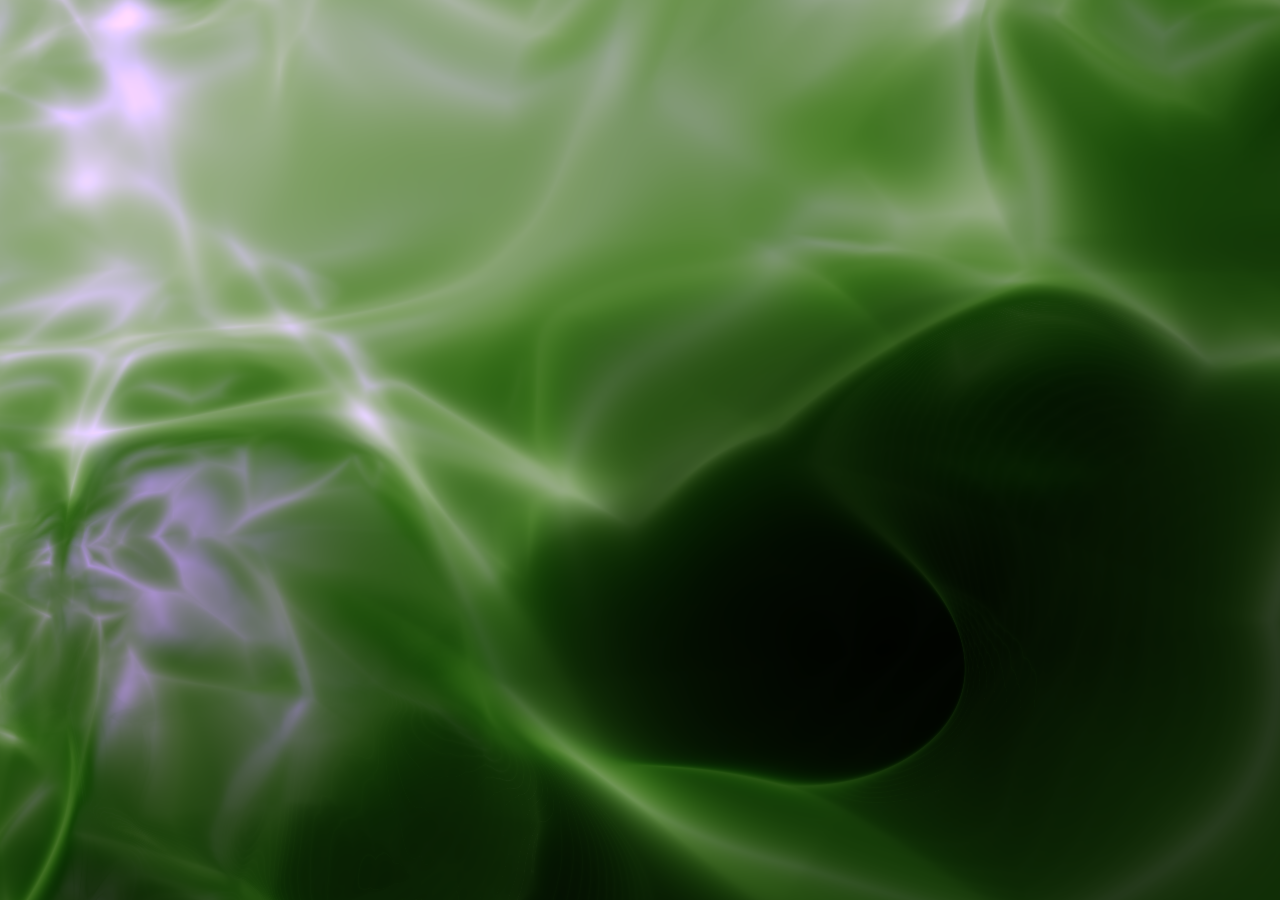
<file: digitonaut.com/art/volumetric_plankton/index.html>
<!DOCTYPE html>
<html lang="en">

<!-- Mirrored from digitonaut.com/art/volumetric_plankton/ by HTTrack Website Copier/3.x [XR&CO'2014], Fri, 17 Feb 2023 04:22:45 GMT -->
<!-- Added by HTTrack --><meta http-equiv="content-type" content="text/html;charset=UTF-8" /><!-- /Added by HTTrack -->
<head>
<meta charset='utf-8'\>
<meta name='apple-mobile-web-app-capable' content='yes'><meta name='apple-mobile-web-app-status-bar-style' content='black-translucent'><title>Volumetric Plankton</title>

<script src="shader-web-background.min.js"></script>

<script type="x-shader/x-fragment" id="Image">
precision highp float;
uniform vec2  iResolution;
uniform float iTime;

// -------------------------------------------------------------------------------------------------- Paste your Shadertoy code here:
// License Creative Commons Attribution-NonCommercial-ShareAlike 3.0 Unported License.
// Created by S. Guillitte 2015

float zoom=1.;

vec2 cmul( vec2 a, vec2 b )  { return vec2( a.x*b.x - a.y*b.y, a.x*b.y + a.y*b.x ); }
vec2 csqr( vec2 a )  { return vec2( a.x*a.x - a.y*a.y, 2.*a.x*a.y  ); }


mat2 rot(float a) {
	return mat2(cos(a),sin(a),-sin(a),cos(a));	
}



float map(in vec3 p) {
	
	float res = 0.;
	
    vec3 c = p;
	for (int i = 0; i < 10; ++i) {
        p =.7*abs(p) -.7;
        p.yz= csqr(p.yz);
        p=p.zxy;
        res += exp(-6. * abs(dot(p,c)/dot(p,p)));
        
	}
	return res/2.;
}



vec3 raymarch( in vec3 ro, vec3 rd )
{
    float t = 4.0;
    float dt = .05;
    vec3 col= vec3(0.);
    for( int i=0; i<64; i++ )
	{
        if(t>12.)break;
        float c = map(ro+t*rd);               
        t+=dt*exp(-2.*c);
        col = .99*col+ .08*vec3(c*c, c, c*c*c);		
    }    
    return col;
}


void mainImage( out vec4 fragColor, in vec2 fragCoord )
{
	float time = iTime;
    vec2 q = fragCoord.xy / iResolution.xy;
    vec2 p = -1.0 + 2.0 * q;
    p.x *= iResolution.x/iResolution.y;
    vec2 m = vec2(0.);
	//if( iMouse.z>0.0 )m = iMouse.xy/iResolution.xy*3.14;
    m-=.5;

    // camera

    vec3 ro = zoom*vec3(4.);
    ro.yz*=rot(m.y);
    ro.xz*=rot(m.x+ 0.1*time);
    vec3 ta = vec3( 0.0 , 0.0, 0.0 );
    vec3 ww = normalize( ta - ro );
    vec3 uu = normalize( cross(ww,vec3(0.0,1.0,0.0) ) );
    vec3 vv = normalize( cross(uu,ww));
    vec3 rd = normalize( p.x*uu + p.y*vv + 4.0*ww );
    

	// raymarch
    vec3 col = raymarch(ro,rd);
    
	
	// shade
    
    col =  .5 *(log(1.+col));
    col = clamp(col,0.,1.);
    fragColor = vec4( col, 1.0 );

}

// -------------------------------------------------------------------------------------------------- End of Shadertoy code


void main() {
mainImage(gl_FragColor, gl_FragCoord.xy);
}
</script>
<script>
shaderWebBackground.shade({
	shaders: {
		Image: {
			uniforms: {
				iResolution: (gl, loc, ctx) => gl.uniform2f(loc, ctx.width, ctx.height),
				iTime: (gl, loc) => gl.uniform1f(loc, performance.now() / 1000)
			}
		}
	}
});
</script>
</head>
<body>
</body>

<!-- Mirrored from digitonaut.com/art/volumetric_plankton/ by HTTrack Website Copier/3.x [XR&CO'2014], Fri, 17 Feb 2023 04:22:45 GMT -->
</html>
</file>
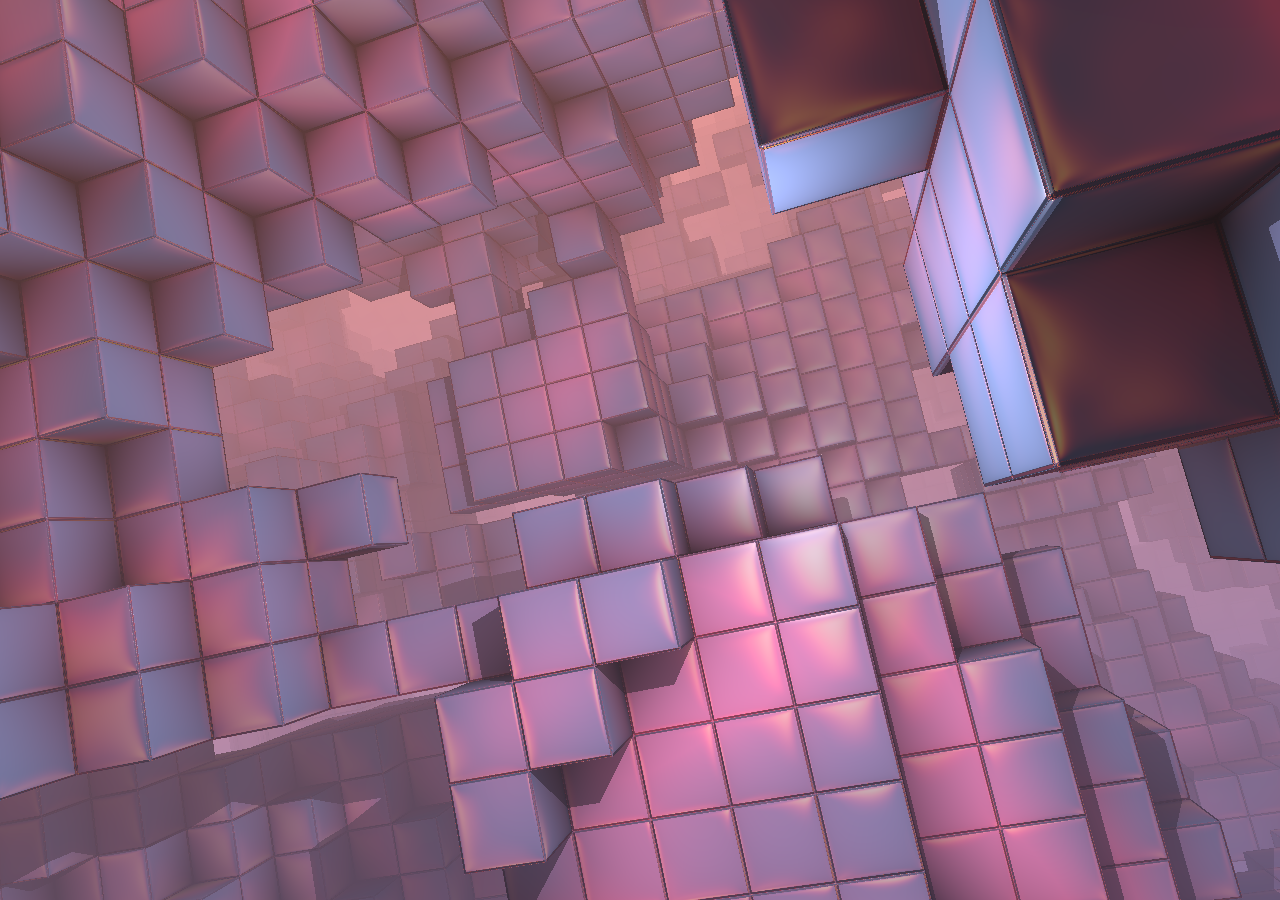
<file: digitonaut.com/art/voxel_flythrough/index.html>
<!DOCTYPE html>
<html lang="en">

<!-- Mirrored from digitonaut.com/art/voxel_flythrough/ by HTTrack Website Copier/3.x [XR&CO'2014], Fri, 17 Feb 2023 04:22:45 GMT -->
<!-- Added by HTTrack --><meta http-equiv="content-type" content="text/html;charset=UTF-8" /><!-- /Added by HTTrack -->
<head>
<meta charset='utf-8'\>
<meta name='apple-mobile-web-app-capable' content='yes'><meta name='apple-mobile-web-app-status-bar-style' content='black-translucent'><title>Voxel Flythrough</title>

<script src="shader-web-background.min.js"></script>

<script type="x-shader/x-fragment" id="Image">
precision highp float;
uniform vec2  iResolution;
uniform float iTime;

// -------------------------------------------------------------------------------------------------- Paste your Shadertoy code here:

/*

	Voxel Flythrough
	----------------

	The cliche voxel flythrough - Everyone should do at least one. :) I've been meaning to put one 
	of these up for ages, ever since admiring Reinder's Minecraft Blocks port. Other inspiration 
	came from IQ's Voxel Edges and just about every flythrough voxel scene in every demo. :)

	I had originally intended to make it look like some kind of alien space port, but then realized
	that would require actual work, so went with the abstract, naive version. :) I also wanted the
	to keep the code readable enough for anyone who might want to try one of these themselves.

	The voxel setup is reasonably straight forward, and so is the distance function, which is
	described below.

	Mainly based on the following:

	Voxel Ambient Occlusion - fb39ca4
    https://www.shadertoy.com/view/ldl3DS

	Minecraft Blocks - Reinder
    https://www.shadertoy.com/view/MdlGz4
    Based on: http://jsfiddle.net/uzMPU/ - Markus Persson

	Voxel Edges - IQ
	https://www.shadertoy.com/view/4dfGzs

	Voxel Corridor - Shane
	https://www.shadertoy.com/view/MdVSDh

*/

#define FAR 60.

// 2x2 matrix rotation. Note the absence of "cos." It's there, but in disguise, and comes courtesy
// of Fabrice Neyret's "ouside the box" thinking. :)
mat2 rot2( float a ){ vec2 v = sin(vec2(1.570796, 0) + a);	return mat2(v, -v.y, v.x); }

// Tri-Planar blending function. Based on an old Nvidia tutorial by Ryan Geiss.
vec3 tex3D( sampler2D tex, in vec3 p, in vec3 n ){
  
    n = max((abs(n) - 0.2)*7., 0.001); // n = max(abs(n), 0.001);// etc.
    n /= (n.x + n.y + n.z ); 
	//p = (texture(tex, p.yz)*n.x + texture(tex, p.zx)*n.y + texture(tex, p.xy)*n.z).xyz;
    // Rough sRGB to RGB conversion to account for the gamma correction we're doing before presenting
    // the final value to the screen... or something like that.... but filtering is done in sRGB... 
    // I think? Sigh! Why does it always have to be so complicated? :)
    return p*p; 
}

// The path is a 2D sinusoid that varies over time, depending upon the frequencies, and amplitudes.
vec2 path(in float z){    
   
    //return vec2(0); // Straight.
    float a = sin(z * 0.11);
    float b = cos(z * 0.14);
    return vec2(a*4. -b*1.5, b*1.7 + a*1.5); 
    //return vec2(a*4. -b*1.5, 0.); // Just X.
    //return vec2(0, b*1.7 + a*1.5); // Just Y.
}




// Compact, self-contained version of IQ's 3D value noise function.
float n3D(vec3 p){
    
	const vec3 s = vec3(7, 157, 113);
	vec3 ip = floor(p); p -= ip; 
    vec4 h = vec4(0., s.yz, s.y + s.z) + dot(ip, s);
    p = p*p*(3. - 2.*p); //p *= p*p*(p*(p * 6. - 15.) + 10.);
    h = mix(fract(sin(h)*43758.5453), fract(sin(h + s.x)*43758.5453), p.x);
    h.xy = mix(h.xz, h.yw, p.y);
    return mix(h.x, h.y, p.z); // Range: [0, 1].
}

// Random cloud-shaped structures. Since the distance field is voxelized, you don't need real clouds, just
// something that approximates it, so some pseudo-random 3D sinusoidal shapes will do. The sinudoidal 
// function has been arranged in such a way as to provide an open area for the camera to fly through.
// In turn, the open area is wrapped around a path. By the way, if you were doing this with something like 
// 3d value noise, you could could carve a path through it with a cylinder and no one would be the wiser.
float map(vec3 p){
    
    p.xy -= path(p.z); // Perturb an object around a path.
   
	p = cos(p*.1575 + sin(p.zxy*.4375)); // 3D sinusoidal mutation.
    
    // Spherize. The result is some mutated, spherical blob-like shapes.
    float n = dot(p, p); 
    
    p = sin(p*3. + cos(p.yzx*3.)); // Finer bumps. Subtle, and almost not necessary with voxelization.
    
    return n - p.x*p.y*p.z*.35 - .9; // Combine, and we're done.
    
}

// The brick groove pattern. Thrown together too quickly.
// Needs some tidy up, but it's quick enough for now.
//
const float w2h = 1.; // Width to height ratio.
const float mortW = .05; // Morter width.

float brickShade(vec2 p){
    
    p = fract(p);
    return pow(16.*p.x*p.y*(1.-p.x)*(1.-p.y), 0.25);
    
}

float brickMorter(vec2 p){
    
    p.x -= .5;
    
    p = abs(fract(p + vec2(0, .5)) - .5)*2.;
    
    // Smooth grooves. Better for bump mapping.
    return smoothstep(0., mortW, p.x)*smoothstep(0., mortW*w2h, p.y);
    
}

float brick(vec2 p){
    
	p = fract(p*vec2(0.5/w2h, 0.5))*2.;

    return brickMorter(p)*(brickShade(p)*.5 + .5);
}


// Surface bump function. Cheap, but with decent visual impact.
float bumpSurf( in vec3 p, in vec3 n){

    n = abs(n);
    
    if (n.x>0.5) p.xy = p.zy;
    else if (n.y>0.5) p.xy = p.zx;
    
    return brick(p.xy);
    
}

// Standard function-based bump mapping function.
vec3 doBumpMap(in vec3 p, in vec3 nor, float bumpfactor){
    
    const vec2 e = vec2(0.001, 0);
    float ref = bumpSurf(p, nor);                 
    vec3 grad = (vec3(bumpSurf(p - e.xyy, nor),
                      bumpSurf(p - e.yxy, nor),
                      bumpSurf(p - e.yyx, nor) )-ref)/e.x;                     
          
    grad -= nor*dot(nor, grad);          
                      
    return normalize( nor + grad*bumpfactor );
	
}

// Texture bump mapping. Four tri-planar lookups, or 12 texture lookups in total. I tried to 
// make it as concise as possible. Whether that translates to speed, or not, I couldn't say.
vec3 doBumpMap( sampler2D tx, in vec3 p, in vec3 n, float bf){
   
    const vec2 e = vec2(0.001, 0);
    
    // Three gradient vectors rolled into a matrix, constructed with offset greyscale texture values.    
    mat3 m = mat3( tex3D(tx, p - e.xyy, n), tex3D(tx, p - e.yxy, n), tex3D(tx, p - e.yyx, n));
    
    vec3 g = vec3(0.299, 0.587, 0.114)*m; // Converting to greyscale.
    g = (g - dot(tex3D(tx,  p , n), vec3(0.299, 0.587, 0.114)) )/e.x; g -= n*dot(n, g);
                      
    return normalize( n + g*bf ); // Bumped normal. "bf" - bump factor.
    
}


// This is just a slightly modified version of fb39ca4's code, with some
// elements from IQ and Reinder's examples. They all work the same way:
// Obtain the current voxel, then test the distance field for a hit. If
// the ray has moved into the voxelized isosurface, break. Otherwise, move
// to the next voxel. That involves a bit of decision making - due to the
// nature of voxel boundaries - and the "mask," "side," etc, variable are
// an evolution of that. If you're not familiar with the process, it's 
// pretty straight forward, and there are a lot of examples on Shadertoy, 
// plus a lot more articles online.
//
vec3 voxelTrace(vec3 ro, vec3 rd, out vec3 mask){
    
    vec3 p = floor(ro) + .5;

	vec3 dRd = 1./abs(rd); // 1./max(abs(rd), vec3(.0001));
	rd = sign(rd);
    vec3 side = dRd*(rd * (p - ro) + 0.5);
    
    mask = vec3(0);
	
	for (int i = 0; i < 80; i++) {
		
        if (map(p)<0.) break;
        
        // Note that I've put in the messy reverse step to accomodate
        // the "less than or equals" logic, rather than just the "less than."
        // Without it, annoying seam lines can appear... Feel free to correct
        // me on that, if my logic isn't up to par. It often isn't. :)
        mask = step(side, side.yzx)*(1.-step(side.zxy, side));
		side += mask*dRd;
		p += mask * rd;
	}
    
    return p;    
}


// Voxel shadows. They kind of work like regular hard-edged shadows. They
// didn't present too many problems, but it was still nice to have Reinder's
// Minecraft shadow example as a reference. Fantastic example, if you've
// never seen it:
//
// Minecraft - Reinder
// https://www.shadertoy.com/view/4ds3WS
//
float voxShadow(vec3 ro, vec3 rd, float end){

    float shade = 1.0;
    vec3 p = floor(ro) + .5;

	vec3 dRd = 1./abs(rd);//1./max(abs(rd), vec3(.0001));
	rd = sign(rd);
    vec3 side = dRd*(rd * (p - ro) + 0.5);
    
    vec3 mask = vec3(0);
    
    float d = 1.;
	
	for (int i = 0; i < 16; i++) {
		
        d = map(p);
        
        if (d<0. || length(p-ro)>end) break;
        
        mask = step(side, side.yzx)*(1.-step(side.zxy, side));
		side += mask*dRd;
		p += mask * rd;                
	}

    // Shadow value. If in shadow, return a dark value.
    return shade = step(0., d)*.7 + .3;
    
}

///////////
//
// This is a trimmed down version of fb39ca4's voxel ambient occlusion code with some 
// minor tweaks and adjustments here and there. The idea behind voxelized AO is simple. 
// The execution, not so much. :) So damn fiddly. Thankfully, fb39ca4, IQ, and a few 
// others have done all the hard work, so it's just a case of convincing yourself that 
// it works and using it.
//
// Refer to: Voxel Ambient Occlusion - fb39ca4
// https://www.shadertoy.com/view/ldl3DS
//
vec4 voxelAO(vec3 p, vec3 d1, vec3 d2) {
   
    // Take the four side and corner readings... at the correct positions...
    // That's the annoying bit that I'm glad others have worked out. :)
	vec4 side = vec4(map(p + d1), map(p + d2), map(p - d1), map(p - d2));
	vec4 corner = vec4(map(p + d1 + d2), map(p - d1 + d2), map(p - d1 - d2), map(p + d1 - d2));
	
    // Quantize them. It's either occluded, or it's not, so to speak.
    side = step(side, vec4(0));
    corner = step(corner, vec4(0));
    
    // Use the side and corner values to produce a more honed in value... kind of.
    return 1. - (side + side.yzwx + max(corner, side*side.yzwx))/3.;    
	
}

float calcVoxAO(vec3 vp, vec3 sp, vec3 rd, vec3 mask) {
    
    // Obtain four AO values at the appropriate quantized positions.
	vec4 vAO = voxelAO(vp - sign(rd)*mask, mask.zxy, mask.yzx);
    
    // Use the fractional voxel postion and and the proximate AO values
    // to return the interpolated AO value for the surface position.
    sp = fract(sp);
    vec2 uv = sp.yz*mask.x + sp.zx*mask.y + sp.xy*mask.z;
    return mix(mix(vAO.z, vAO.w, uv.x), mix(vAO.y, vAO.x, uv.x), uv.y);

}
///////////

// XT95's really clever, cheap, SSS function. The way I've used it doesn't do it justice,
// so if you'd like to really see it in action, have a look at the following:
//
// Alien Cocoons - XT95: https://www.shadertoy.com/view/MsdGz2
//
float thickness( in vec3 p, in vec3 n, float maxDist, float falloff )
{
	const float nbIte = 6.0;
	float ao = 0.0;
    
    for( float i=1.; i< nbIte+.5; i++ ){
        
        float l = (i*.75 + fract(cos(i)*45758.5453)*.25)/nbIte*maxDist;
        
        ao += (l + map( p -n*l )) / pow(1. + l, falloff);
    }
	
    return clamp( 1.-ao/nbIte, 0., 1.);
}

// Simple environment mapping. Pass the reflected vector in and create some
// colored noise with it. The normal is redundant here, but it can be used
// to pass into a 3D texture mapping function to produce some interesting
// environmental reflections.
vec3 envMap(vec3 rd, vec3 sn){
    
    float c = n3D(rd*3.)*.66 + n3D(rd*6.)*.34;
    c = smoothstep(0.4, 1., c);
    return vec3(min(c*1.5, 1.), pow(c, 3.), pow(c, 16.));
    //vec3 col = tex3D(iChannel1, rd/4., sn);
    //return smoothstep(.0, 1., col*col*2.);//col*col*2.;
    
}

void mainImage( out vec4 fragColor, in vec2 fragCoord ){
	
	// Screen coordinates.
	vec2 uv = (fragCoord - iResolution.xy*.5)/iResolution.y;
	
	// Camera Setup.
	vec3 camPos = vec3(0, 0, iTime*8.); // Camera position, doubling as the ray origin.
	vec3 lookAt = camPos + vec3(0, 0, .25);  // "Look At" position.

 
    // Light positioning. 
 	vec3 lightPos = camPos + vec3(0, 1, 5);// Put it a bit in front of the camera.

	// Using the Z-value to perturb the XY-plane.
	// Sending the camera, "look at," and light vector along the path. The "path" function is 
	// synchronized with the distance function.
	lookAt.xy += path(lookAt.z);
	camPos.xy += path(camPos.z);
	lightPos.xy += path(lightPos.z);

    // Using the above to produce the unit ray-direction vector.
    float FOV = 3.14159265/3.; // FOV - Field of view.
    vec3 forward = normalize(lookAt-camPos);
    vec3 right = normalize(vec3(forward.z, 0, -forward.x )); 
    vec3 up = cross(forward, right);

    // rd - Ray direction.
    vec3 rd = normalize(forward + FOV*uv.x*right + FOV*uv.y*up);
    
    // Distorted version.
    //vec3 rd = normalize(forward + FOV*uv.x*right + FOV*uv.y*up);
    //rd = normalize(vec3(rd.xy, rd.z - dot(rd.xy, rd.xy)*.25));    
    
    // Swiveling the camera about the XY-plane (from left to right) when turning corners.
    // Naturally, it's synchronized with the path in some kind of way.
	rd.xy = rot2( path(lookAt.z).x/24. )*rd.xy;

    
    // Raymarch the voxel grid.
    vec3 mask;
	vec3 vPos = voxelTrace(camPos, rd, mask);
	
    // Using the voxel position to determine the distance from the camera to the hit point.
    // I'm assuming IQ is responsible for this clean piece of logic.
	vec3 tCube = (vPos-camPos - .5*sign(rd))/rd;
    float t = max(max(tCube.x, tCube.y), tCube.z);


	
    // Initialize the scene color.
    vec3 sceneCol = vec3(0);
	
	// The ray has effectively hit the surface, so light it up.
	if(t<FAR){
	
   	
    	// Surface position and surface normal.
	    vec3 sp = camPos + rd*t;
        
        // Voxel normal.
        vec3 sn = -(mask * sign( rd ));
        
        // Sometimes, it's necessary to save a copy of the unbumped normal.
        vec3 snNoBump = sn;
        
        // I try to avoid it, but it's possible to do a texture bump and a function-based
        // bump in succession. It's also possible to roll them into one, but I wanted
        // the separation... Can't remember why, but it's more readable anyway.
        //
        // Texture scale factor.
        const float tSize0 = 1./4.;
        // Texture-based bump mapping.
	    //sn = doBumpMap(iChannel0, sp*tSize0, sn, 0.01);

        // Function based bump mapping. Comment it out to see the under layer. It's pretty
        // comparable to regular beveled Voronoi... Close enough, anyway.
        sn = doBumpMap(sp, sn, .1);
        
       
	    // Ambient occlusion.
	    float ao = calcVoxAO(vPos, sp, rd, mask);

        
    	// Light direction vectors.
	    vec3 ld = lightPos - sp;

        // Distance from respective lights to the surface point.
	    float lDist = max(length(ld), 0.001);
    	
    	// Normalize the light direction vectors.
	    ld /= lDist;
	    
	    // Light attenuation, based on the distances above.
	    float atten = 1./(1. + lDist*.2 + lDist*.1); // + distlpsp*distlpsp*0.025
    	
    	// Ambient light.
	    float ambience = 0.25;
    	
    	// Diffuse lighting.
	    float diff = max( dot(sn, ld), 0.0);
   	
    	// Specular lighting.
	    float spec = pow(max( dot( reflect(-ld, sn), -rd ), 0.0 ), 32.);

  
        // Object texturing.
	    //vec3 texCol = vec3(1, .75, .5);//vec3(1, .05, .15);//vec3(1, .5, .15);//vec3(1, .6, .4) + step(abs(snNoBump.y), .5)*vec3(0,.4, .6);
	    vec3 texCol = vec3(.55, .7, 1.3);
    
        //float rnd = fract(sin(dot(vPos, vec3(7, 157, 113)))*43758.5453);
        //texCol *= rnd*.5+.5;
        //if(rnd>.5) texCol = vec3(1);
        
        // Multiplying by the texture color.
	   // texCol *= tex3D(iChannel0, sp*tSize0, sn)*4.;
        
        texCol *= bumpSurf( sp, sn)*.5 + .5; // Enhance the bump.
        
        
        /////////   
        // Translucency, courtesy of XT95. See the "thickness" function.
        vec3 hf =  normalize(ld + sn);
        float th = thickness( sp, sn, 1., 1. );
        float tdiff =  pow( clamp( dot(rd, -hf), 0., 1.), 1.);
        float trans = (tdiff + .0)*th;  
        trans = pow(trans, 4.);        
    	////////  

        
        // Shadows... I was having all sorts of trouble trying the move the ray off off the
        // block. Thanks to Reinder's "Minecraft" example for showing me the ray needs to 
        // be bumped off by the normal, not the unit direction ray. :)
        float shading = voxShadow(sp + snNoBump*.01, ld, lDist);
    	
    	// Combining the above terms to produce the final color.
        sceneCol = texCol*(diff + ambience) + vec3(.7, .9, 1.)*spec;// + vec3(.5, .8, 1)*spec2;
        sceneCol += vec3(1, 0.05, .15)*trans*2.;
        sceneCol += envMap(reflect(rd, sn), sn);
        
        //vec3 rfCol = texture(iChannel2, reflect(rd, sn)).xyz; // Forest scene.
        //sceneCol += rfCol*rfCol*.5;

	    // Shading.
        sceneCol *= atten*shading*ao;
        
        // "fb39ca4" did such a good job with the AO, that it's worth a look on its own. :)
        //sceneCol = vec3(ao); 

	   
	
	}
       
    // Blend in a bit of fog for atmospheric effect.
    vec3 fog = mix(vec3(.96, .48, .36), vec3(.24, .32, .64), -rd.y*.5 + .5); //.zyx
    //vec3 fog = mix(vec3(.32, .28, .16)*3., vec3(.32, .04, .08)*2., -rd.y*.5 + .5);
    
    // I'll tidy this up later.
    sceneCol = mix(sceneCol, fog*sqrt(fog)*1.2, smoothstep(0., .95, t/FAR)); // exp(-.002*t*t), etc. fog.zxy

    // Clamp and present the roughly gamma corrected pixel to the screen. :)
	fragColor = vec4(sqrt(clamp(sceneCol, 0., 1.)), 1.0);
	
}

// -------------------------------------------------------------------------------------------------- End of Shadertoy code


void main() {
mainImage(gl_FragColor, gl_FragCoord.xy);
}
</script>
<script>
shaderWebBackground.shade({
	shaders: {
		Image: {
			uniforms: {
				iResolution: (gl, loc, ctx) => gl.uniform2f(loc, ctx.width, ctx.height),
				iTime: (gl, loc) => gl.uniform1f(loc, performance.now() / 1000)
			}
		}
	}
});
</script>
</head>
<body>
</body>

<!-- Mirrored from digitonaut.com/art/voxel_flythrough/ by HTTrack Website Copier/3.x [XR&CO'2014], Fri, 17 Feb 2023 04:22:46 GMT -->
</html>
</file>
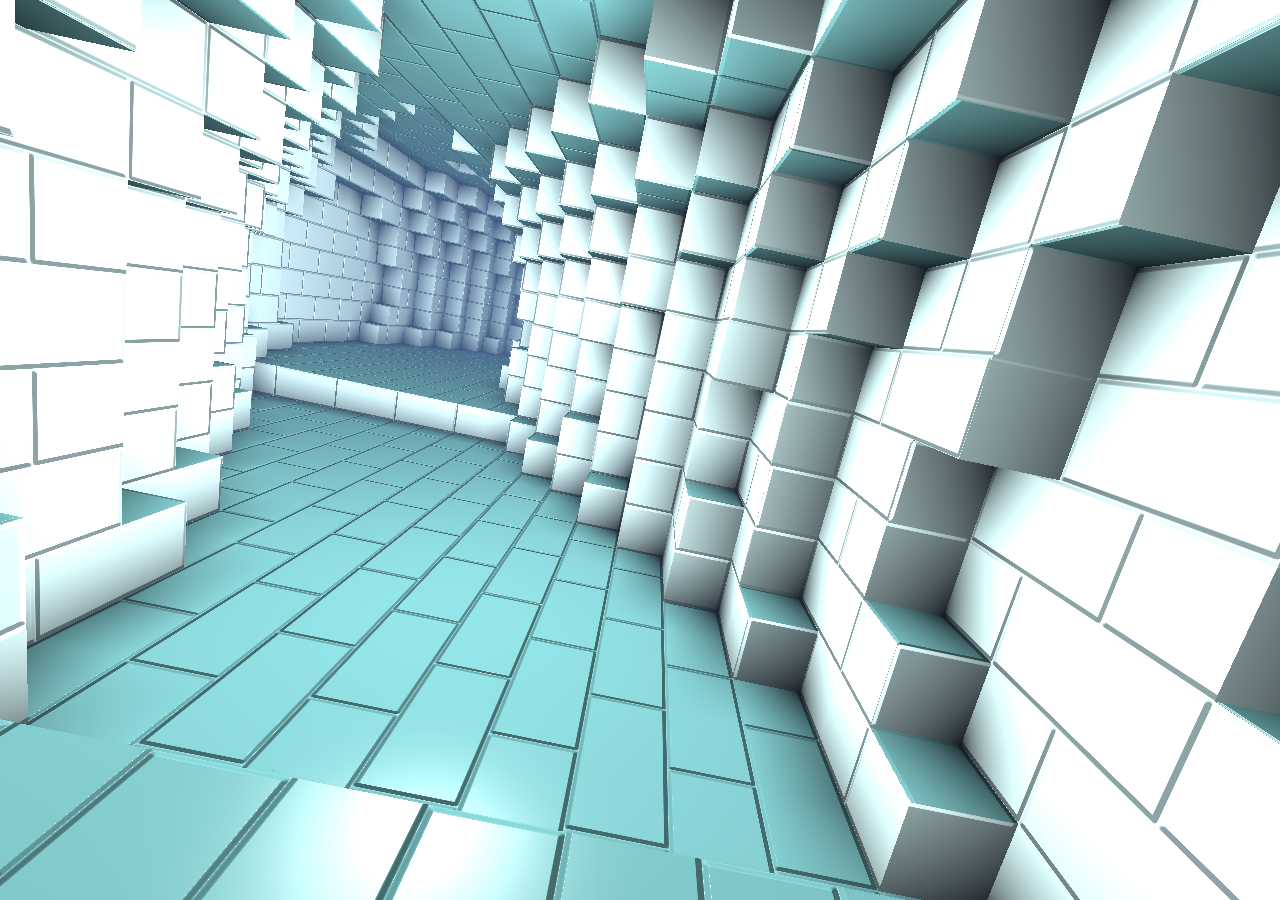
<file: digitonaut.com/art/voxel_hall_colors/index.html>
<!DOCTYPE html>
<html lang="en">

<!-- Mirrored from digitonaut.com/art/voxel_hall_colors/ by HTTrack Website Copier/3.x [XR&CO'2014], Fri, 17 Feb 2023 04:22:46 GMT -->
<!-- Added by HTTrack --><meta http-equiv="content-type" content="text/html;charset=UTF-8" /><!-- /Added by HTTrack -->
<head>
<meta charset='utf-8'\>
<meta name='apple-mobile-web-app-capable' content='yes'><meta name='apple-mobile-web-app-status-bar-style' content='black-translucent'><title>Voxel Hall Colors</title>

<script src="shader-web-background.min.js"></script>

<script type="x-shader/x-fragment" id="image">
precision highp float;
uniform vec2  iResolution;
uniform float iTime;
uniform sampler2D iChannel0;

 // -------------------------------------------------------------------------------------------------- Paste your Shadertoy code here:

/*
    Voxel Hall Colors
    
    Forked from Shane's Voxel Corridor.
    I remove the texture and added a surface color with a time gradient.
    Changing the ambient light's color would have been more "correct" but I liked
    the way this looks.
    I also experimented a bit with different bumpmap textures, and settled on just using 
    the original procedural bricks.

    Original author's comments below.
    --------------
    
	Voxel Corridor
	--------------

	I love the voxel aesthetic, so after looking at some of Akohdr's examples, I went on a bit 
	of a voxel trip and put this simple scene together... Although, "scene" would  be putting 
	it loosely. :)

	Quasi-discreet distance calculations sound simple enough to perform in theory, but are just 
	plain fiddly to code, so I was very thankful to have fb39ca4's, IQ's, Reinder's, and everyone 
	elses voxel examples to refer to.

	The code is pretty straight forward. I tried my best to write it in such way that enables
	someone to plug in any normal distance function and have it render the voxelized version.

	Mainly based on the following:

	Voxel Ambient Occlusion - fb39ca4
    https://www.shadertoy.com/view/ldl3DS

	Minecraft - Reinder
    https://www.shadertoy.com/view/4ds3WS

	Other examples:
	Rounded Voxels - IQ
    https://www.shadertoy.com/view/4djGWR

	Sampler - w23
	https://www.shadertoy.com/view/MlfGRM

	Text In Space - akohdr
	https://www.shadertoy.com/view/4d3SWB

*/

#define PI 3.14159265
#define FAR 60.

// 2x2 matrix rotation. Note the absence of "cos." It's there, but in disguise, and comes courtesy
// of Fabrice Neyret's "ouside the box" thinking. :)
mat2 rot2( float a ){ vec2 v = sin(vec2(1.570796, 0) + a);	return mat2(v, -v.y, v.x); }

// Tri-Planar blending function. Based on an old Nvidia tutorial.
vec3 tex3D( sampler2D tex, in vec3 p, in vec3 n ){
  
    n = max(abs(n), 0.001);//n = max((abs(n) - 0.2)*7., 0.001); //  etc.
    n /= (n.x + n.y + n.z ); 
	p = (texture2D(tex, p.yz)*n.x + texture2D(tex, p.zx)*n.y + texture2D(tex, p.xy)*n.z).xyz;
    return p*p;
}

// The path is a 2D sinusoid that varies over time, depending upon the frequencies, and amplitudes.
vec2 path(in float z){ 
    //return vec2(0); // Straight.
    float a = sin(z * 0.11);
    float b = cos(z * 0.14);
    return vec2(a*4. -b*1.5, b*1.7 + a*1.5); 
}

/*
// Alternate distance field -- Twisted planes. 
float map(vec3 p){
    
     // You may need to reposition the light to work in with the shadows, but for
     // now, I'm repositioning the scene up a bit.
     p.y -= .75;
     p.xy -= path(p.z); // Move the scene around a sinusoidal path.
     p.xy = rot2(p.z/8.)*p.xy; // Twist it about XY with respect to distance.
    
     float n = dot(sin(p*1. + sin(p.yzx*.5 + iTime*.0)), vec3(.25)); // Sinusoidal layer.
     
     return 4. - abs(p.y) + n; // Warped double planes, "abs(p.y)," plus surface layers.
 
}
*/

// Standard perturbed tunnel function.
//
float map(vec3 p){
     
     // Offset the tunnel about the XY plane as we traverse Z.
     p.xy -= path(p.z);
    
     // Standard tunnel. Comment out the above first.
     float n = 5. - length(p.xy*vec2(1, .8));
    
     // Square tunnel. Almost redundant in a voxel renderer. :)
     //n = 4. - max(abs(p.x), abs(p.y)); 
     
     // Tunnel with a floor.
     return min(p.y + 3., n); //n = min(-abs(p.y) + 3., n);
 
}

/*
float brickShade(vec2 p){
    
    p.x -= step(p.y, 1.)*.5;
    
    p = fract(p);
    
    return pow(16.*p.x*p.y*(1.-p.x)*(1.-p.y), 0.25);
    
}
*/

// The brick groove pattern. Thrown together too quickly.
// Needs some tidy up, but it's quick enough for now.
//
const float w2h = 2.; // Width to height ratio.
const float mortW = 0.05; // Morter width.

float brickMorter(vec2 p){
	
    p.x -= step(1., p.y)*.5;
    
    p = abs(fract(p + vec2(0, .5)) - .5)*2.;
    
    // Smooth grooves. Better for bump mapping.
    return smoothstep(0., mortW, p.x)*smoothstep(0., mortW*w2h, p.y);
    
}

float brick(vec2 p){
    
	p = fract(p*vec2(0.5/w2h, 0.5))*2.;

    return brickMorter(p);
}


// Surface bump function. Cheap, but with decent visual impact.
float bumpSurf3D( in vec3 p, in vec3 n){

    n = abs(n);
    
    if (n.x>0.5) p.xy = p.zy;
    else if (n.y>0.5) p.xy = p.zx;
    
    return brick(p.xy);
    
}

// Standard function-based bump mapping function.
vec3 doBumpMap(in vec3 p, in vec3 nor, float bumpfactor){
    
    const vec2 e = vec2(0.001, 0);
    float ref = bumpSurf3D(p, nor);                 
    vec3 grad = (vec3(bumpSurf3D(p - e.xyy, nor),
                      bumpSurf3D(p - e.yxy, nor),
                      bumpSurf3D(p - e.yyx, nor) )-ref)/e.x;                     
          
    grad -= nor*dot(nor, grad);          
                      
    return normalize( nor + grad*bumpfactor );
	
}

// Texture bump mapping. Four tri-planar lookups, or 12 texture lookups in total. I tried to 
// make it as concise as possible. Whether that translates to speed, or not, I couldn't say.
vec3 doBumpMap( sampler2D tx, in vec3 p, in vec3 n, float bf){
   
    const vec2 e = vec2(0.001, 0);
    
    // Three gradient vectors rolled into a matrix, constructed with offset greyscale texture values.    
    mat3 m = mat3( tex3D(tx, p - e.xyy, n), tex3D(tx, p - e.yxy, n), tex3D(tx, p - e.yyx, n));
    
    vec3 g = vec3(0.299, 0.587, 0.114)*m; // Converting to greyscale.
    g = (g - dot(tex3D(tx,  p , n), vec3(0.299, 0.587, 0.114)) )/e.x; g -= n*dot(n, g);
                      
    return normalize( n + g*bf ); // Bumped normal. "bf" - bump factor.
    
}


// This is just a slightly modified version of fb39ca4's code, with some
// elements from IQ and Reinder's examples. They all work the same way:
// Obtain the current voxel, then test the distance field for a hit. If
// the ray has moved into the voxelized isosurface, break. Otherwise, move
// to the next voxel. That involves a bit of decision making - due to the
// nature of voxel boundaries - and the "mask," "side," etc, variable are
// an evolution of that. If you're not familiar with the process, it's 
// pretty straight forward, and there are a lot of examples on Shadertoy, 
// plus a lot more articles online.
//
vec3 voxelTrace(vec3 ro, vec3 rd, out vec3 mask){
    
    vec3 p = floor(ro) + .5;

	vec3 dRd = 1./abs(rd); // 1./max(abs(rd), vec3(.0001));
	rd = sign(rd);
    vec3 side = dRd*(rd * (p - ro) + 0.5);
    
    mask = vec3(0);
	
	for (int i = 0; i < 64; i++) {
		
        if (map(p)<0.) break;
        
        // Note that I've put in the messy reverse step to accomodate
        // the "less than or equals" logic, rather than just the "less than."
        // Without it, annoying seam lines can appear... Feel free to correct
        // me on that, if my logic isn't up to par. It often isn't. :)
        mask = step(side, side.yzx)*(1.-step(side.zxy, side));
		side += mask*dRd;
		p += mask * rd;
	}
    
    return p;    
}


///////////
//
// This is a trimmed down version of fb39ca4's voxel ambient occlusion code with some 
// minor tweaks and adjustments here and there. The idea behind voxelized AO is simple. 
// The execution, not so much. :) So damn fiddly. Thankfully, fb39ca4, IQ, and a few 
// others have done all the hard work, so it's just a case of convincing yourself that 
// it works and using it.
//
// Refer to: Voxel Ambient Occlusion - fb39ca4
// https://www.shadertoy.com/view/ldl3DS
//
vec4 voxelAO(vec3 p, vec3 d1, vec3 d2) {
   
    // Take the four side and corner readings... at the correct positions...
    // That's the annoying bit that I'm glad others have worked out. :)
	vec4 side = vec4(map(p + d1), map(p + d2), map(p - d1), map(p - d2));
	vec4 corner = vec4(map(p + d1 + d2), map(p - d1 + d2), map(p - d1 - d2), map(p + d1 - d2));
	
    // Quantize them. It's either occluded, or it's not, so to speak.
    side = step(side, vec4(0));
    corner = step(corner, vec4(0));
    
    // Use the side and corner values to produce a more honed in value... kind of.
    return 1. - (side + side.yzwx + max(corner, side*side.yzwx))/3.;    
	
}

float calcVoxAO(vec3 vp, vec3 sp, vec3 rd, vec3 mask) {
    
    // Obtain four AO values at the appropriate quantized positions.
	vec4 vAO = voxelAO(vp - sign(rd)*mask, mask.zxy, mask.yzx);
    
    // Use the fractional voxel postion and and the proximate AO values
    // to return the interpolated AO value for the surface position.
    sp = fract(sp);
    vec2 uv = sp.yz*mask.x + sp.zx*mask.y + sp.xy*mask.z;
    return mix(mix(vAO.z, vAO.w, uv.x), mix(vAO.y, vAO.x, uv.x), uv.y);

}
///////////

void mainImage( out vec4 fragColor, in vec2 fragCoord ){
	
	// Screen coordinates.
	vec2 uv = (fragCoord - iResolution.xy*0.5)/iResolution.y;
	
	// Camera Setup.
	vec3 camPos = vec3(0., 0.5, iTime*8.); // Camera position, doubling as the ray origin.
	vec3 lookAt = camPos + vec3(0.0, 0.0, 0.25);  // "Look At" position.

 
    // Light positioning. 
 	vec3 lightPos = camPos + vec3(0, 2.5, 8);// Put it a bit in front of the camera.

	// Using the Z-value to perturb the XY-plane.
	// Sending the camera, "look at," and two light vectors down the tunnel. The "path" function is 
	// synchronized with the distance function. Change to "path2" to traverse the other tunnel.
	lookAt.xy += path(lookAt.z);
	camPos.xy += path(camPos.z);
	lightPos.xy += path(lightPos.z);

    // Using the above to produce the unit ray-direction vector.
    float FOV = PI/2.; // FOV - Field of view.
    vec3 forward = normalize(lookAt-camPos);
    vec3 right = normalize(vec3(forward.z, 0., -forward.x )); 
    vec3 up = cross(forward, right);

    // rd - Ray direction.
    vec3 rd = normalize(forward + FOV*uv.x*right + FOV*uv.y*up);
    
    //vec3 rd = normalize(forward + FOV*uv.x*right + FOV*uv.y*up);
    //rd = normalize(vec3(rd.xy, rd.z - dot(rd.xy, rd.xy)*.25));    
    
    // Swiveling the camera about the XY-plane (from left to right) when turning corners.
    // Naturally, it's synchronized with the path in some kind of way.
	rd.xy = rot2( path(lookAt.z).x/24. )*rd.xy;

    // Raymarch the voxel grid.
    vec3 mask;
	vec3 vPos = voxelTrace(camPos, rd, mask);
	
    // Using the voxel position to determine the distance from the camera to the hit point.
    // I'm assuming IQ is responsible for this clean piece of logic.
	vec3 tCube = (vPos-camPos - .5*sign(rd))/rd;
    float t = max(max(tCube.x, tCube.y), tCube.z);
    
	
    // Initialize the scene color.
    vec3 sceneCol = vec3(0);
	
	// The ray has effectively hit the surface, so light it up.
	if(t<FAR){
	
   	
    	// Surface position and surface normal.
	    vec3 sp = camPos + rd*t;
        
        // Voxel normal.
        vec3 sn = -(mask * sign( rd ));
        
        // Sometimes, it's necessary to save a copy of the unbumped normal.
        vec3 snNoBump = sn;
        
        // I try to avoid it, but it's possible to do a texture bump and a function-based
        // bump in succession. It's also possible to roll them into one, but I wanted
        // the separation... Can't remember why, but it's more readable anyway.
        //
        // Texture scale factor.
        const float tSize0 = 1./4.;
        // Texture-based bump mapping.
	    //sn = doBumpMap(iChannel0, sp*tSize0, sn, 0.02);

        // Function based bump mapping. Comment it out to see the under layer. It's pretty
        // comparable to regular beveled Voronoi... Close enough, anyway.
        sn = doBumpMap(sp, sn, .15);
        
       
	    // Ambient occlusion.
	    float ao = calcVoxAO(vPos, sp, rd, mask) ;//calculateAO(sp, sn);//*.75 + .25;

        
    	// Light direction vectors.
	    vec3 ld = lightPos-sp;

        // Distance from respective lights to the surface point.
	    float lDist = max(length(ld), 0.001);
    	
    	// Normalize the light direction vectors.
	    ld /= lDist;
	    
	    // Light attenuation, based on the distances above.
	    float atten = 1./(1. + lDist*.2 + lDist*0.1); // + distlpsp*distlpsp*0.025
    	
    	// Ambient light.
	    float ambience = 0.25;
    	
    	// Diffuse lighting.
	    float diff = max( dot(sn, ld), 0.0);
   	
    	// Specular lighting.
	    float spec = pow(max( dot( reflect(-ld, sn), -rd ), 0.0 ), 32.);
 
        // Object texturing.
        vec3 tint;
        //tint = vec3(.94, .38, .57); // rose
        //tint = vec3(1, .6, 1.); // lavender
        //tint = vec3(.5); // greyscale
        //tint =  .7 + .5*cos(6.28318*(vec3(1.,0.1,0.4)*iTime*.25 + vec3(0.5,0.15,0.25))) ;
        tint = .7 + .5*cos(6.28318*(vec3(2.0,1.,0.)*iTime*.25 + vec3(.5,.2,.25)));
        vec3 texCol = tint + step(abs(snNoBump.y), .5);

    	// Combining the above terms to produce the final color. It was based more on acheiving a
        // certain aesthetic than science.
        sceneCol = texCol*(diff + ambience) + vec3(1., 1., 1.) *spec;
        

	    // Shading.  
        sceneCol *= ao;
	}
       
    // Blend in a bit of logic-defying fog for atmospheric effect. :)
    sceneCol = mix(sceneCol, vec3(.08, .16, .34), smoothstep(0., .95, t/FAR)); // exp(-.002*t*t), etc.

    // Clamp and present the badly gamma corrected pixel to the screen.
	fragColor = vec4(sqrt(clamp(sceneCol, 0., 1.)), 1.0);
	
}
 // -------------------------------------------------------------------------------------------------- End of Shadertoy code

void main() {
	mainImage(gl_FragColor, gl_FragCoord.xy);
}
</script>
<script>
shaderWebBackground.shade({
	onInit: (ctx) => {
		const image = new Image();
		image.crossOrigin = "anonymous";
		image.src = "ichannel0.png";
		image.onload = () => {
			const gl = ctx.gl;
			const texture = gl.createTexture();
			gl.bindTexture(gl.TEXTURE_2D, texture);
	  
			/* non-repeat texture */
			/*
			gl.texParameteri(gl.TEXTURE_2D, gl.TEXTURE_WRAP_S, gl.CLAMP_TO_EDGE);
			gl.texParameteri(gl.TEXTURE_2D, gl.TEXTURE_WRAP_T, gl.CLAMP_TO_EDGE);
			gl.texParameteri(gl.TEXTURE_2D, gl.TEXTURE_MIN_FILTER, gl.LINEAR);
			gl.texParameteri(gl.TEXTURE_2D, gl.TEXTURE_MAG_FILTER, gl.LINEAR);
			*/
			  
			/* repeat texture */
			gl.texParameteri(gl.TEXTURE_2D, gl.TEXTURE_MIN_FILTER, gl.NEAREST);
			gl.texParameteri(gl.TEXTURE_2D, gl.TEXTURE_MAG_FILTER, gl.NEAREST);
			gl.texParameteri(gl.TEXTURE_2D, gl.TEXTURE_WRAP_S, gl.REPEAT);
			gl.texParameteri(gl.TEXTURE_2D, gl.TEXTURE_WRAP_T, gl.REPEAT);  
			
			gl.texImage2D(gl.TEXTURE_2D, 0, gl.RGBA, gl.RGBA, gl.UNSIGNED_BYTE, image);
			ctx.iChannel0 = texture;
		}
	},
	onResize: (width, height, ctx) => {
		ctx.minDimension = Math.min(width, height);
	},
	shaders: {
		image: {
			uniforms: {
				iResolution: (gl, loc, ctx) => gl.uniform2f(loc, ctx.width, ctx.height),
				iTime: (gl, loc, ctx) => gl.uniform1f(loc, performance.now() / 1000),
				iChannel0: (gl, loc, ctx) => ctx.texture(loc, ctx.iChannel0)
			}
		}
	}
});
</script>
</head>
<body>
</body>

<!-- Mirrored from digitonaut.com/art/voxel_hall_colors/ by HTTrack Website Copier/3.x [XR&CO'2014], Fri, 17 Feb 2023 04:22:49 GMT -->
</html>
</file>
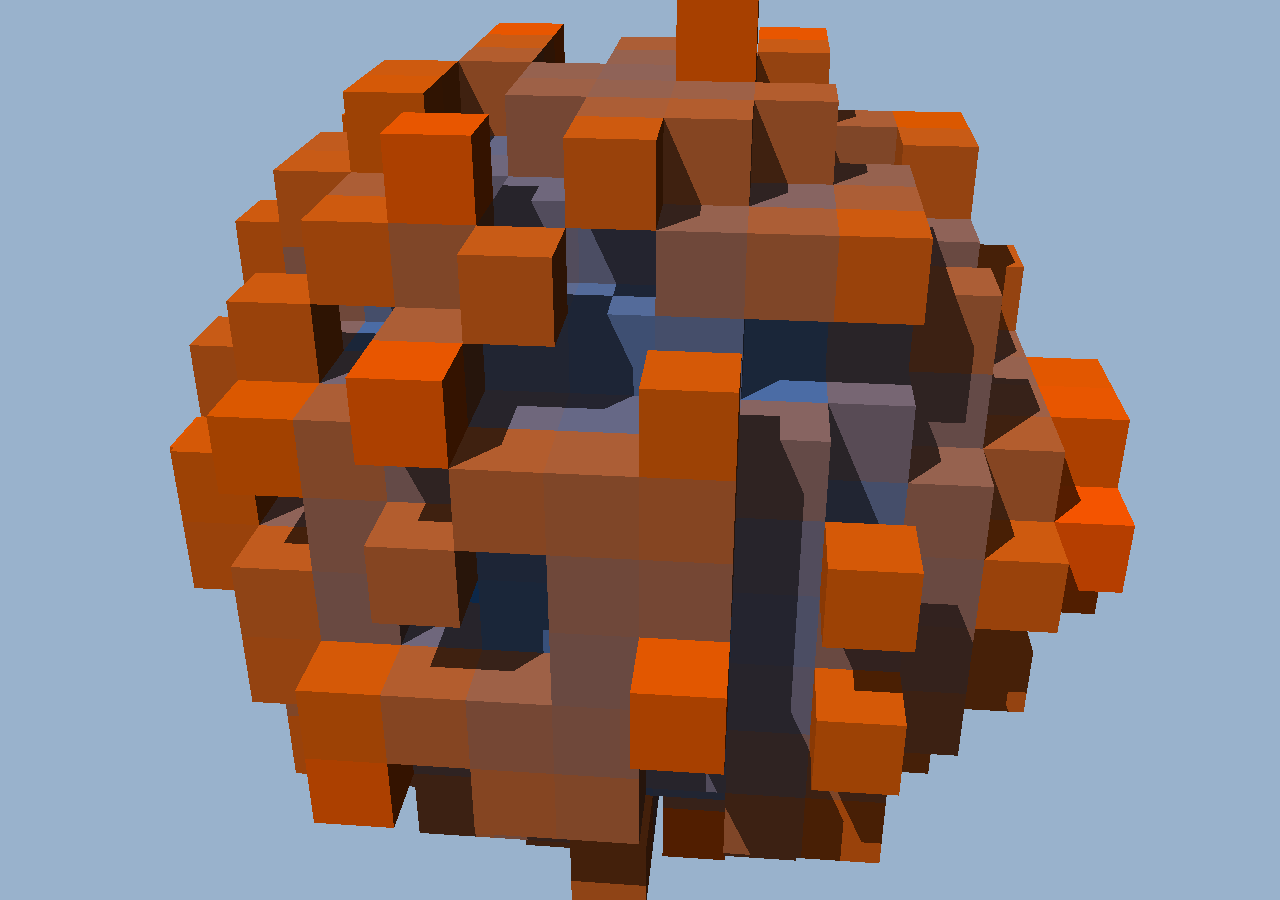
<file: digitonaut.com/art/voxel_planet/index.html>
<!DOCTYPE html>
<html lang="en">

<!-- Mirrored from digitonaut.com/art/voxel_planet/ by HTTrack Website Copier/3.x [XR&CO'2014], Fri, 17 Feb 2023 04:22:49 GMT -->
<!-- Added by HTTrack --><meta http-equiv="content-type" content="text/html;charset=UTF-8" /><!-- /Added by HTTrack -->
<head>
<meta charset='utf-8'\>
<meta name='apple-mobile-web-app-capable' content='yes'><meta name='apple-mobile-web-app-status-bar-style' content='black-translucent'><title>Voxel Planet</title>

<script src="shader-web-background.min.js"></script>

<script type="x-shader/x-fragment" id="Image">
precision highp float;
uniform vec2  iResolution;
uniform float iTime;

// -------------------------------------------------------------------------------------------------- Paste your Shadertoy code here:

// Simple to reuse, fast voxel engine.
// Create your scene by filling in setCamera(), voxelHit(), and voxelColor().
// The engine uses a Z-up right-handed coordinate system.
// The following constants may also be set.
const vec3 backgroundColor = vec3(0.6, 0.7, 0.8);
const vec3 lightDir = vec3(-0.36, -0.48, 0.8);
const float shadow = 0.7;
const int maxIter = 100;

#define CAST_SHADOW

// Set Camera will position and aim the camera.
//   eye := The location of the camera.
//   center := The location at which the camera is looking.
//   Return value := Camera focal length. (i.e. zoom)
float setCamera(out vec3 eye, out vec3 center) {
    
    // Fill in this function.
    vec2 m = vec2(0.1 * iTime, 0.7);
   
    m *= 6.283185 * vec2(1.0, 0.25);    
    float dist = 20.0;
    center = vec3(0.5);
    eye = center + vec3(dist * sin(m.x) * sin(m.y), dist * cos(m.x) * sin(m.y), dist * cos(m.y));
    return 3.0;

}

// Voxel Hit returns true if the voxel at pos should be filled.
bool voxelHit(vec3 pos) {
    
    // Fill in this function.
    vec3 hash = fract(pos * vec3(5.3983, 5.4427, 6.9371));
    hash += dot(hash, hash.yzx + 19.19);
    return length(pos) + 2.0 * fract((hash.x + hash.y) * hash.z) < 6.0 + 0.5 * sin(3.0 * iTime);

}

// Voxel Color returns the color at pos with normal vector norm.
vec3 voxelColor(vec3 pos, vec3 norm) {
    
    // Fill in this function.
    return mix(vec3(0.3, 0.5, 0.8), vec3(1.0, 0.4, 0.0), 0.5 * (length(floor(pos)) - 4.0));

}

////////////////////////////////////////////////////////////////////////////////
// Fill in the functions above.
// The engine below does not need to be modified.
////////////////////////////////////////////////////////////////////////////////

float castRay(vec3 eye, vec3 ray, out float dist, out vec3 norm) {
    vec3 pos = floor(eye);
    vec3 ri = 1.0 / ray;
    vec3 rs = sign(ray);
    vec3 ris = ri * rs;
    vec3 dis = (pos - eye + 0.5 + rs * 0.5) * ri;
    
    vec3 dim = vec3(0.0);
    for (int i = 0; i < maxIter; ++i) {
        if (voxelHit(pos)) {
            dist = dot(dis - ris, dim);
            norm = -dim * rs;
            return 1.0;
        }
    
        dim = step(dis, dis.yzx);
		dim *= (1.0 - dim.zxy);
        
        dis += dim * ris;
        pos += dim * rs;
    }

	return 0.0;
}

void mainImage(out vec4 fragColor, in vec2 fragCoord) {
    vec3 eye, center;
    float zoom = setCamera(eye, center);
    
    vec3 forward = normalize(center - eye);
    vec3 right = normalize(cross(forward, vec3(0.0, 0.0, 1.0)));
    vec3 up = cross(right, forward);
    vec2 xy = 2.0 * fragCoord - iResolution.xy;
    vec3 ray = normalize(xy.x * right + xy.y * up + zoom * forward * iResolution.y);
    
    float dist;
    vec3 norm;
    float hit = castRay(eye, ray, dist, norm);
    vec3 pos = eye + dist * ray;

    vec3 color = voxelColor(pos - 0.001 * norm, norm);
    float shade = dot(norm, lightDir);
    
#ifdef CAST_SHADOW
    float illuminated = 1.0 - castRay(pos + 0.001 * norm, lightDir, dist, norm);
    float light = (1.0 + shadow * (illuminated * max(shade, 0.0) - 1.0)) * (1.0 - max(-shade, 0.0));
#else
    float light = (1.0 + shadow * (max(shade, 0.0) - 1.0)) * (1.0 - max(-shade, 0.0));    
#endif
    
    fragColor = vec4(mix(backgroundColor, light * color, hit), 1.0);
}

// -------------------------------------------------------------------------------------------------- End of Shadertoy code


void main() {
mainImage(gl_FragColor, gl_FragCoord.xy);
}
</script>
<script>
shaderWebBackground.shade({
	shaders: {
		Image: {
			uniforms: {
				iResolution: (gl, loc, ctx) => gl.uniform2f(loc, ctx.width, ctx.height),
				iTime: (gl, loc) => gl.uniform1f(loc, performance.now() / 1000)
			}
		}
	}
});
</script>
</head>
<body>
</body>

<!-- Mirrored from digitonaut.com/art/voxel_planet/ by HTTrack Website Copier/3.x [XR&CO'2014], Fri, 17 Feb 2023 04:22:50 GMT -->
</html>
</file>
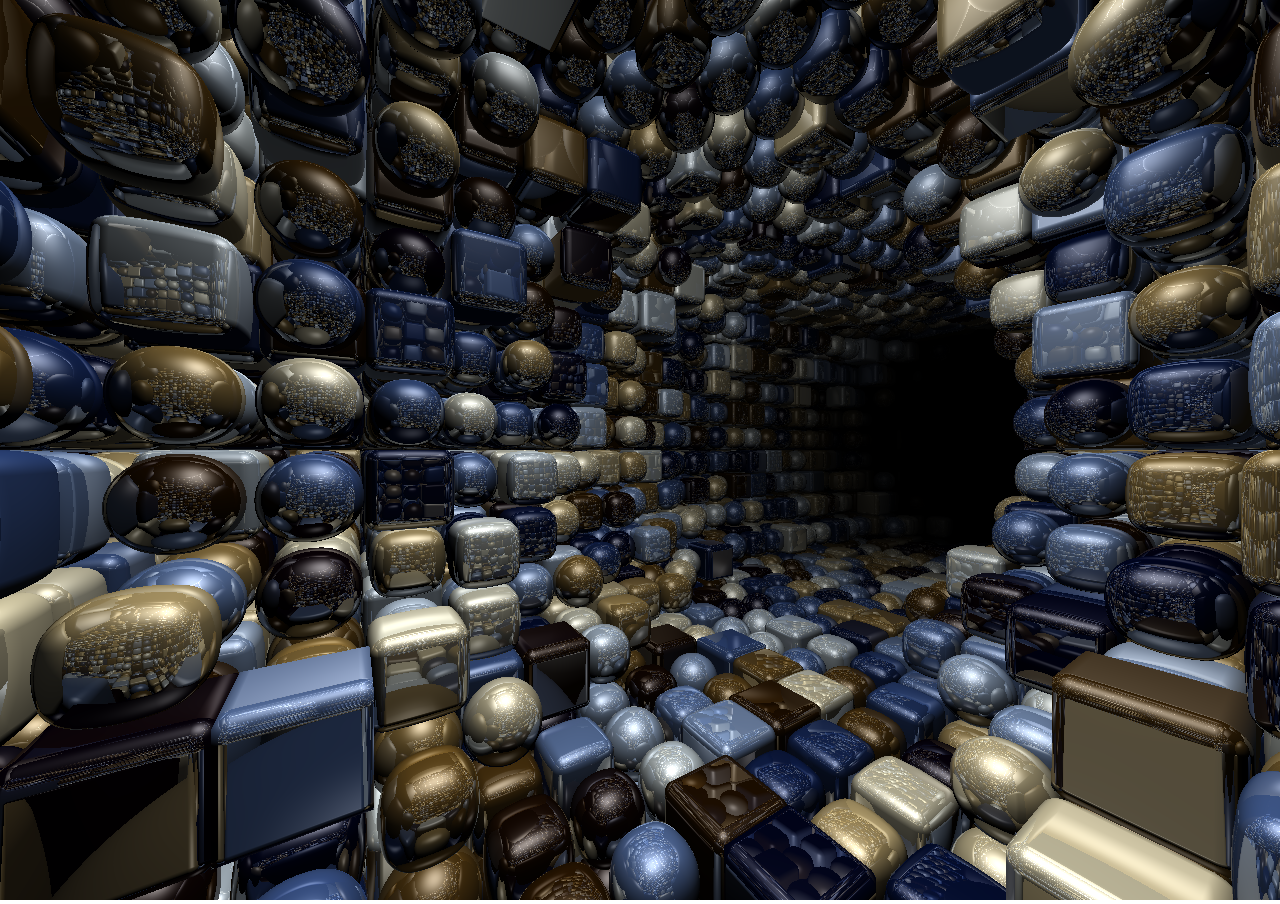
<file: digitonaut.com/art/voxel_reflection/index.html>
<!DOCTYPE html>
<html lang="en">

<!-- Mirrored from digitonaut.com/art/voxel_reflection/ by HTTrack Website Copier/3.x [XR&CO'2014], Fri, 17 Feb 2023 04:22:50 GMT -->
<!-- Added by HTTrack --><meta http-equiv="content-type" content="text/html;charset=UTF-8" /><!-- /Added by HTTrack -->
<head>
<meta charset='utf-8'\>
<meta name='apple-mobile-web-app-capable' content='yes'><meta name='apple-mobile-web-app-status-bar-style' content='black-translucent'><title>Voxel Reflection</title>

<link type="text/css" rel="stylesheet" href="main.css">
</head>
<body>

<script id="vs" type="not-js">
void main()	{
  gl_Position = vec4( position, 1.0 );
}
</script>
<script id="fs" type="not-js">
precision mediump float;

// -------------------------------------------- code from https://glslsandbox.com/ ------------------

/*
 * Original shader from: https://www.shadertoy.com/view/sddSz4
 */

#ifdef GL_ES
precision mediump float;
#endif

// glslsandbox uniforms
uniform float time;
uniform vec2 resolution;

// shadertoy emulation
#define iTime time
#define iResolution resolution

// --------[ Original ShaderToy begins here ]---------- //
/*

Voxel Sub-Object Reflections
An extension of the voxel shader by jt:

Cast Voxels March Sub-Objects
https://www.shadertoy.com/view/7sdSzH

This shader demonstrates reflections within
a voxel shader, that reflect the image based on
what objects (SDFs in this case) are stored
inside each voxel.

There is another purly voxel relflection shader
by wildniklin:
Voxel Reflections
https://www.shadertoy.com/view/NsjSWy

and iq has another voxel shader with sub-voxel
objects with emissive objects (so multiple light 
bounces)

BTW this could be wayy faster. I did everything 
in the voxel marching the slowest way with branching.

It was more for me to review what is actually going
on. 

The code is bloated over all.
*/

mat2 rot(float a){
    float s = sin(a);
    float c = cos(a);
    return mat2(c,-s,s,c);
}

float rnd(vec3 st){
    return fract(sin(dot(vec2(12.44,74.92),st.xz) + st.y)*43134.0);
    }

#define far 50.

float formID = 0.;
float sdSphere(vec3 p, float d)
{
    return length(p) - d;
}

float sdBox( vec3 p, vec3 b )
{
    vec3 d = abs(p) - b;
    return min(max(d.x,max(d.y,d.z)),0.0) + length(max(d,0.0));
}


float Sphere_Box_LERP(vec3 p){

    float id = formID;
    
    float left = (sdBox(p,vec3(0.3)) - id/6.)*(step(0.,p.x));
    float right = (sdSphere(p,0.5))*(step(p.x,0.));
    //return  right;
    return mix(sdSphere(p,0.5),
               sdBox(p,vec3(id*0.4)) 
               - (1.-id*0.3)/4., id);
    
}
bool getVoxel(vec3 c) {
    //c.xz *= rot(iTime);
    vec3 p = vec3(c) + vec3(0.5);
    float d = min(sdSphere(p-vec3(-4.,0.,0.), 2.5), 
                  sdBox(p-vec3(4.,0.,0.), vec3(2.0)));
    //float d = min(max(-sdSphere(p, 7.5), sdBox(p, vec3(6.0))), -sdSphere(p, 25.0));
    return d < 0.0;
}



bool map(vec3 p){
    //return getVoxel(p);
    //return length(p) - 1.5 < 0.;//
    return (5.-length(p.xy + vec2(sin(p.z/8.)*6., 0.))) < 0.00;
}

float fMap(vec3 p){
    
    return Sphere_Box_LERP(p);
    return length(p)-0.5;
}


vec3 ray(vec2 uv, vec3 ro, vec3 lk){
    vec3 fwr = normalize(lk - ro);
    vec3 uu = vec3(0.,1.,0.);
    vec3 ri = cross(uu,fwr);
    vec3 up = cross(fwr,ri);
    return normalize(ri * uv.x + up * uv.y + fwr);
}

vec3 normal(vec3 p){

    vec2 e = vec2(0.001,0.);
    return normalize(vec3(
    fMap(p - e.xyy) - fMap(p + e.xyy),
    fMap(p - e.yxy) - fMap(p + e.yxy),
    fMap(p - e.yyx) - fMap(p + e.yyx)
    ));
}

float trace(vec3 ro,vec3 rd){
    float t = 0., d;
    
    for(float i = 0.; i < 50.; i++){
        d = fMap(ro + rd*t);
        
        if(d < 0.001 ) return t;
        
        t += d;
    }
    return far;
}

float voxelTrace(inout vec3 ro, 
                 inout vec3 rd,
                 inout vec3 col){

    vec3 pos = floor(ro);
    vec3 delta = abs(1./rd + 0.001);
    vec3 steps = vec3(0.);
    
    vec3 light1 = vec3(0.,sin(iTime)*8.,0.);
    
    steps.x = rd.x < 0. ? 
      (ro.x - pos.x)*delta.x : 
      (pos.x + 1. - ro.x)*delta.x;
    
    steps.y = rd.y < 0. ? 
      (ro.y - pos.y)*delta.y : 
      (pos.y + 1. - ro.y)*delta.y;
      
    steps.z = rd.z < 0. ? 
      (ro.z - pos.z)*delta.z : 
      (pos.z + 1. - ro.z)*delta.z;
    
    vec3 richtung = sign(rd);
    
    float t = 100.;
    
    for(int i = 0; i < 100; i++ ){
    
        if(map(pos)) {
            //throw this in here, make a global
            //id for the shape of the  sub-object.
            float id = rnd(pos);
            formID = id;
            
            // this: ro - pos - 0.5; shifts the 
            // null forward because we always check 
            // the space around 0.,0.! 
            // and -0.5 is for the same reason 
            // because we always shoot rays in from 
            // a place on a cube, it's like 
            // shooting into a square screen and 
            // we need to shift the world 
            // 0.5 in every dimention 
            vec3 shift = pos + 0.5;
            //  the - shift is then 
            // -(pow + 0.5) = -pos - 0.5
            
            
                   
                   
            float h = trace(ro - shift, rd);
            
               if( h < far && h > 0.){
                   
                   t = h;
                   vec3 p = (ro - shift + rd*t);
                   
                   vec3 l = light1 - shift;
                   vec3 ldir = l - p;
                   vec3 n = normal(p);
                   
                   float ldist = max(length(l),0.);
                   ldir/=ldist;
                   
                   float diff = max(dot(-ldir,n),0.);
                   float spec = pow(max(dot(reflect(-ldir,n),-rd),0.),8.);
                   vec3 amb = 0.5 + 0.5*cos(vec3(1.,2.,4.)/4. + id*80.);
                   col += diff*amb + spec;
                   
                   //needed a plus five here to work!
                   //wow
                   ro = pos + 0.5;// + n*.01;//nothing changes
                   rd = reflect(rd, n);
                   // + n*0.01;
                   
                   return h;
            }
            
        }
        
        if(min(steps.x,min(steps.y,steps.z)) 
            == steps.x){
            //adding 1's and -1's to the position
            pos.x += richtung.x;
            //adding delta components to the t line
            steps.x += delta.x;
        }
        else if(min(steps.x,min(steps.y,steps.z)) 
                    == steps.y){    
            pos.y += richtung.y;
            steps.y += delta.y;
        }
        else
        {
            pos.z += richtung.z;
            steps.z += delta.z;
        }
    }
    return far;
    
}
void mainImage( out vec4 fragColor, in vec2 fragCoord )
{
    // Normalized pixel coordinates (from 0 to 1)
    vec2 uv = (2.*fragCoord-iResolution.xy)/iResolution.y;

    vec3 ro = vec3(0.,0., -4.);
    ro.xz*= rot(iTime/8.);
    vec3 lk = vec3(0.,0.,0.);
    vec3 rd = ray(uv, ro, lk);
    //rd.xz*= rot(iTime);
    vec3 col = vec3(0.);
    vec3 rcol = vec3(0.);
    // Time varying pixel color
   float t = voxelTrace(ro,rd,col);
   if(t < far) voxelTrace(ro,rd,rcol);
   //col = vec3((1.-t)*vec3(0.7,0.37,0.0));
   col += rcol*0.38;
    // Output to screen
    col = mix(col, vec3(0.),t*2./far);
    fragColor = vec4(col,1.0);
}
// --------[ Original ShaderToy ends here ]---------- //

void main(void)
{
    mainImage(gl_FragColor, gl_FragCoord.xy);
}
// -------------------------------------------------------------------------------------------------------------------

</script>
<script src="three.min.js"></script>
<script src="main.js"></script>

</body>

<!-- Mirrored from digitonaut.com/art/voxel_reflection/ by HTTrack Website Copier/3.x [XR&CO'2014], Fri, 17 Feb 2023 04:23:02 GMT -->
</html>
</file>
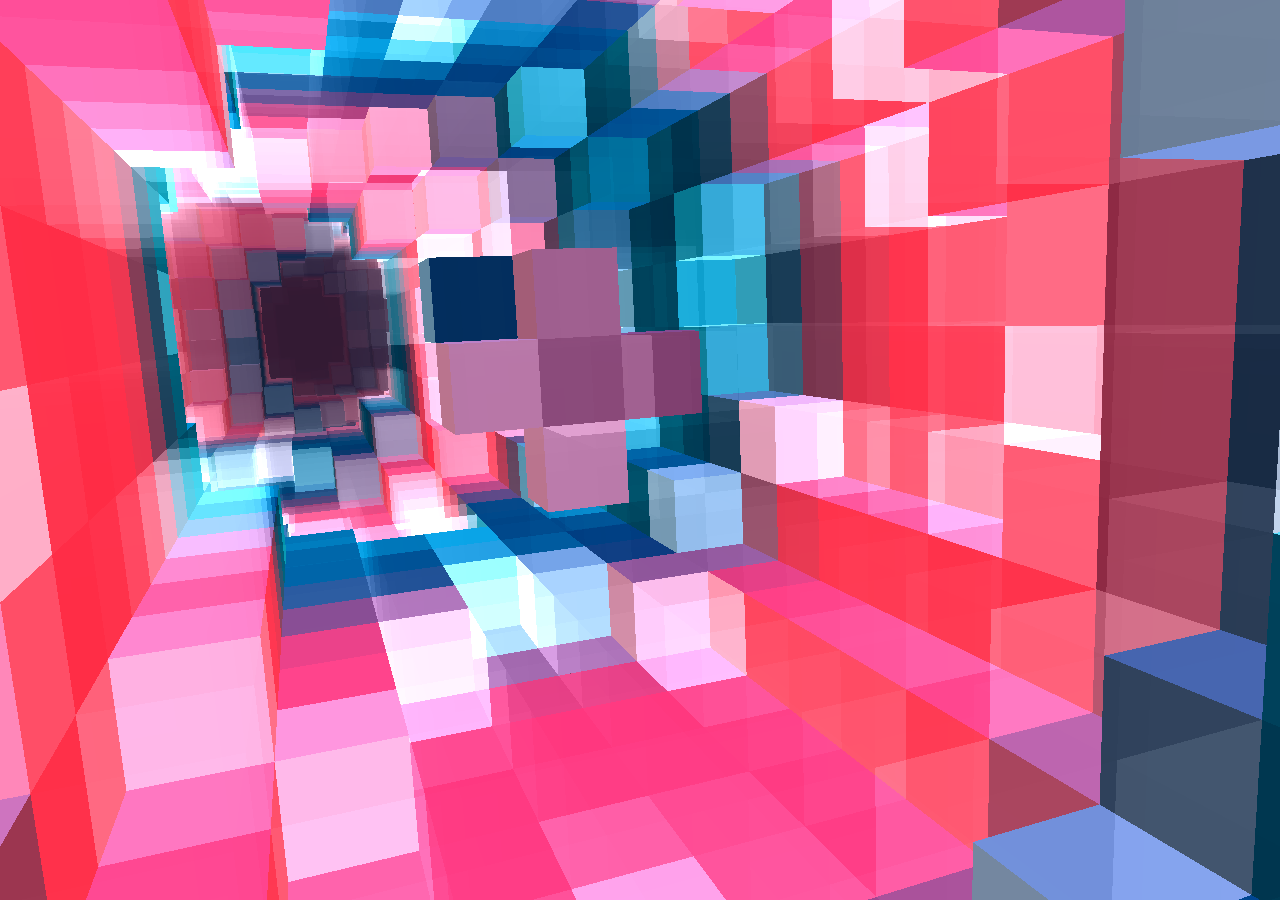
<file: digitonaut.com/art/voxel_tunnel/index.html>
<!DOCTYPE html>
<html lang="en">

<!-- Mirrored from digitonaut.com/art/voxel_tunnel/ by HTTrack Website Copier/3.x [XR&CO'2014], Fri, 17 Feb 2023 04:23:02 GMT -->
<!-- Added by HTTrack --><meta http-equiv="content-type" content="text/html;charset=UTF-8" /><!-- /Added by HTTrack -->
<head>
<meta charset='utf-8'\>
<meta name='apple-mobile-web-app-capable' content='yes'><meta name='apple-mobile-web-app-status-bar-style' content='black-translucent'><title>Voxel Tunnel</title>

  <script src="shader-web-background.min.js"></script>

  <script type="x-shader/x-fragment" id="Image">
    precision highp float;
    uniform vec2  iResolution;
    uniform float iTime;

    // -------------------------------------------------------------------------------------------------- Paste your Shadertoy code here:

// @lsdlive

// This was my shader for the shader showdown at Outline demoparty 2018 in Nederland.
// Shader showdown is a live-coding competition where two participants are
// facing each other during 25 minutes.
// (Round 1)

// I don't have access to the code I typed at the event, so it might be
// slightly different.

// Original algorithm on shadertoy from fb39ca4: https://www.shadertoy.com/view/4dX3zl
// I used the implementation from shane: https://www.shadertoy.com/view/MdVSDh

// Thanks to shadertoy community & shader showdown paris.

// This is under CC-BY-NC-SA (shadertoy default licence)


mat2 r2d(float a) {
	float c = cos(a), s = sin(a);
	return mat2(c, s, -s, c);
}

vec2 path(float t) {
	float a = sin(t*.2 + 1.5), b = sin(t*.2);
	return vec2(2.*a, a*b);
}

float g = 0.;
float de(vec3 p) {
	p.xy -= path(p.z);

	float d = -length(p.xy) + 4.;// tunnel (inverted cylinder)

	p.xy += vec2(cos(p.z + iTime)*sin(iTime), cos(p.z + iTime));
	p.z -= 6. + iTime * 6.;
	d = min(d, dot(p, normalize(sign(p))) - 1.); // octahedron (LJ's formula)
	// I added this in the last 1-2 minutes, but I'm not sure if I like it actually!

	// Trick inspired by balkhan's shadertoys.
	// Usually, in raymarch shaders it gives a glow effect,
	// here, it gives a colors patchwork & transparent voxels effects.
	g += .015 / (.01 + d * d);
	return d;
}

void mainImage(out vec4 fragColor, in vec2 fragCoord)
{
	vec2 uv = fragCoord / iResolution.xy - .5;
	uv.x *= iResolution.x / iResolution.y;

	float dt = iTime * 6.;
	vec3 ro = vec3(0, 0, -5. + dt);
	vec3 ta = vec3(0, 0, dt);

	ro.xy += path(ro.z);
	ta.xy += path(ta.z);

	vec3 fwd = normalize(ta - ro);
	vec3 right = cross(fwd, vec3(0, 1, 0));
	vec3 up = cross(right, fwd);
	vec3 rd = normalize(fwd + uv.x*right + uv.y*up);

	rd.xy *= r2d(sin(-ro.x / 3.14)*.3);

	// Raycast in 3d to get voxels.
	// Algorithm fully explained here in 2D (just look at dde algo):
	// http://lodev.org/cgtutor/raycasting.html
	// Basically, tracing a ray in a 3d grid space, and looking for 
	// each voxel (think pixel with a third dimension) traversed by the ray.
	vec3 p = floor(ro) + .5;
	vec3 mask;
	vec3 drd = 1. / abs(rd);
	rd = sign(rd);
	vec3 side = drd * (rd * (p - ro) + .5);

	float t = 0., ri = 0.;
	for (float i = 0.; i < 1.; i += .01) {
		ri = i;

		/*
		// sphere tracing algorithm (for comparison)
		p = ro + rd * t;
		float d = de(p);
		if(d<.001) break;
		t += d;
		*/

		if (de(p) < 0.) break;// distance field
							  // we test if we are inside the surface

		mask = step(side, side.yzx) * step(side, side.zxy);
		// minimum value between x,y,z, output 0 or 1

		side += drd * mask;
		p += rd * mask;
	}
	t = length(p - ro);

	vec3 c = vec3(1) * length(mask * vec3(1., .5, .75));
	c = mix(vec3(.2, .2, .7), vec3(.2, .1, .2), c);
	c += g * .4;
	c.r += sin(iTime)*.2 + sin(p.z*.5 - iTime * 6.);// red rings
	c = mix(c, vec3(.2, .1, .2), 1. - exp(-.001*t*t));// fog

	fragColor = vec4(c, 1.0);
}

    // -------------------------------------------------------------------------------------------------- End of Shadertoy code


    void main() {
      mainImage(gl_FragColor, gl_FragCoord.xy);
    }
  </script>
  <script>
    shaderWebBackground.shade({
      shaders: {
        Image: {
          uniforms: {
            iResolution: (gl, loc, ctx) => gl.uniform2f(loc, ctx.width, ctx.height),
            iTime:       (gl, loc) => gl.uniform1f(loc, performance.now() / 1000),
          }
        }
      }
    });
  </script>
</head>
<body>
</body>

<!-- Mirrored from digitonaut.com/art/voxel_tunnel/ by HTTrack Website Copier/3.x [XR&CO'2014], Fri, 17 Feb 2023 04:23:04 GMT -->
</html>
</file>
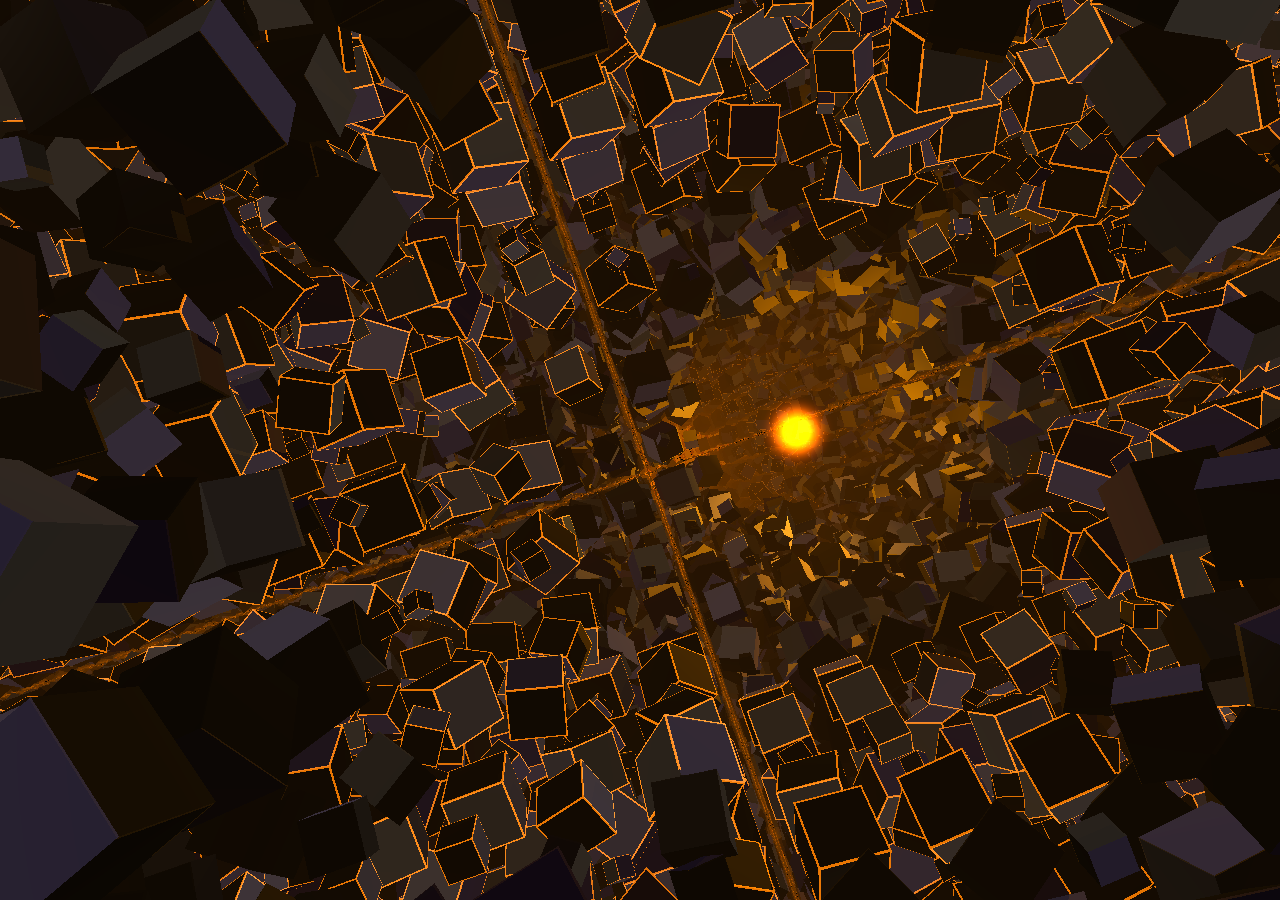
<file: digitonaut.com/art/voxel_world/index.html>
<!DOCTYPE html>
<html lang="en">

<!-- Mirrored from digitonaut.com/art/voxel_world/ by HTTrack Website Copier/3.x [XR&CO'2014], Fri, 17 Feb 2023 04:23:04 GMT -->
<!-- Added by HTTrack --><meta http-equiv="content-type" content="text/html;charset=UTF-8" /><!-- /Added by HTTrack -->
<head>
<meta charset='utf-8'\>
<meta name='apple-mobile-web-app-capable' content='yes'><meta name='apple-mobile-web-app-status-bar-style' content='black-translucent'><title>Voxel World</title>

<script src="shader-web-background.min.js"></script>

<script type="x-shader/x-fragment" id="Image">
precision highp float;
uniform vec2  iResolution;
uniform float iTime;

// -------------------------------------------------------------------------------------------------- Paste your Shadertoy code here:

// Created by SHAU - 2018
// License Creative Commons Attribution-NonCommercial-ShareAlike 3.0 Unported License.
//-----------------------------------------------------

#define PI 3.141592
#define T iTime
#define FAR 50.0

//Dave Hoskins
float hash13(vec3 p3) {
	p3 = fract(p3 * .1031);
    p3 += dot(p3, p3.yzx + 19.19);
    return fract((p3.x + p3.y) * p3.z);
}

//Shane
vec3 path(float t) {
    float a = sin(t * PI / 24.0 + 1.7);
    float b = cos(t * PI / 24.0);
    return vec3(a * 2.0, b * a, t);    
}   

//wireframe edges
float tex(vec3 rp) {
    float bs = 0.95;
    if (abs(rp.x) < bs && abs(rp.y) < bs) return 0.0;
    return 1.0;   
}        

// Cube mapping routine from Fizzer
float fizz(vec3 rp) {
    vec3 f = abs(rp);
    f = step(f.zxy, f) * step(f.yzx, f); 
    f.xy = f.x > .5 ? rp.yz / rp.x : f.y > .5 ? rp.xz / rp.y : rp.xy / rp.z; 
    return tex(f);
}

mat2 rot(float x) {return mat2(cos(x), sin(x), -sin(x), cos(x));}

//sphere and box functions from IQ
//http://www.iquilezles.org/www/index.htm
vec2 boxIntersection(vec3 ro, vec3 rd, vec3 b, inout vec3 on, float r1, float r2) {
    
    float la = 0.0;
    
    ro.zy *= rot(r1);
    rd.zy *= rot(r1);
    ro.xz *= rot(r2);
    rd.xz *= rot(r2);

    vec3 m = 1.0 / rd;
    vec3 n = m * ro;
    vec3 k = abs(m) * b;
    vec3 t1 = -n - k;
    vec3 t2 = -n + k;
    float tN = max(max(t1.x, t1.y), t1.z);
    float tF = min(min(t2.x, t2.y), t2.z);
    on = -sign(rd) * step(t1.yzx, t1.xyz) * step(t1.zxy, t1.xyz);
    
    la = fizz(ro + rd * tN);
    
    on.zy *= rot(-r1); 
    on.zy *= rot(-r1); 
    on.xz *= rot(-r2); 
    on.xz *= rot(-r2); 
    
    return (tN > tF || tF < 0.0) ? vec2(0.0) : vec2(tN, la);
}

vec2 sphIntersect(vec3 ro, vec3 rd, vec4 sph) {
    vec3 oc = ro - sph.xyz;
    float b = dot(oc, rd);
    float c = dot(oc, oc) - sph.w * sph.w;
    float h = b * b - c;
    if (h < 0.0) return vec2(0.0);
    h = sqrt(h);
    float tN = -b - h;
    float tF = -b + h;
    return vec2(tN, tF);
}

float sphDensity(vec3 ro, vec3 rd, vec4 sph, float dbuffer) {

    float ndbuffer = dbuffer / sph.w;
    vec3  rc = (ro - sph.xyz) / sph.w;

    float b = dot(rd, rc);
    float c = dot(rc, rc) - 1.0;
    float h = b * b - c;
    if (h < 0.0) return 0.0;
    h = sqrt(h);
    float t1 = -b - h;
    float t2 = -b + h;

    if (t2 < 0.0 || t1 > ndbuffer) return 0.0;
    t1 = max(t1, 0.0);
    t2 = min(t2, ndbuffer);

    float i1 = -(c * t1 + b * t1 * t1 + t1 * t1 * t1 / 3.0);
    float i2 = -(c * t2 + b * t2 * t2 + t2 * t2 * t2 / 3.0);
    return (i2 - i1) * (3.0 / 4.0);
}

//modified logic from IQ
//https://www.shadertoy.com/view/4dfGzs
struct Scene {
    float t;
    vec3 n;
    float l;
};
Scene voxelMarch(vec3 ro, vec3 rd) {
 
    float t = 0.0;
    vec3 n = vec3(0.0), mm = n, p = floor(ro), ri = 1.0 / rd, rs = sign(rd);
    float l = 0.0;
    
    vec3 d = (p - ro + 0.5 + rs * 0.5) * ri;

    for (int i = 0; i < 128; i++) {
        
        if (length(p.xy - path(p.z).xy) > 3.0) {
        
            float r = hash13(p);
        	float r1 = r + T + p.z;
        	float r2 = r1 * 2.0 + p.y;

            vec2 bi = boxIntersection(ro - (p + vec3(0.5)), 
                                       rd, 
                                       vec3(clamp(r * 0.5, 0.1, 0.3)), 
                                       n,
                                       r1,
                                       r2);
            
            if (bi.x > 0.0) {
                t = bi.x;
                l = bi.y;
                break;
            }
        }
        
        mm = step(d.xyz, d.yxy) * step(d.xyz, d.zzx);
        d += mm * rs * ri;
        p += mm * rs;
    }
    
    return Scene(t, n, l);
}

void setupCamera(vec2 fragCoord, inout vec3 ro, inout vec3 rd, inout vec3 lp) {

    vec2 uv = (fragCoord.xy - iResolution.xy * 0.5) / iResolution.y;

    vec3 lookAt = vec3(0.0, 0.0, T * 6.0);
    ro = lookAt + vec3(0.0, 0.0, -1.0);
    lp = lookAt + vec3(0.0, 0.0, 16.0 + sin(T * 0.2) * 6.0);

    lookAt = path(lookAt.z);
    ro = path(ro.z);
	lp = path(lp.z);
      
    float FOV = PI / 3.0;
    vec3 forward = normalize(lookAt - ro);
    vec3 right = normalize(vec3(forward.z, 0.0, -forward.x)); 
    vec3 up = cross(forward, right);

    rd = normalize(forward + FOV * uv.x * right + FOV * uv.y * up);
    rd.xy *= rot(sin(-ro.x  * 0.5) * 0.4);//isdive
}

void mainImage(out vec4 fragColor, in vec2 fragCoord) {
    
    float mint = FAR;
    vec3 pc = vec3(0.0), ro, rd, lp;
    setupCamera(fragCoord, ro, rd, lp);
    
    Scene scene = voxelMarch(ro, rd);
    
    if (scene.t > 0.0) {
        
        mint = scene.t;
        vec3 rp = ro + rd * scene.t;
        
        //camera light
        vec3 ld = normalize(vec3(4.0, 5.0, -4.0));
        float atten = 1.0 / (1.0 + scene.t * scene.t * 0.05);
        float spec = pow(max(dot(reflect(-ld, scene.n), -rd), 0.0), 64.0);
        vec3 ac = vec3(1.0) * max(dot(ld, scene.n), 0.05) * 0.2;
        ac += vec3(0.1, 0.0, 0.9) * max(0.0, scene.n.y) * 0.1;
        ac += vec3(1.0) * spec * atten;
        
        //glowball light
        ld = normalize(lp - rp);
        float lt = length(lp - rp);
        atten = 1.0 / (1.0 + lt * lt * 0.03);
        spec = pow(max(dot(reflect(-ld, scene.n), -rd), 0.0), 64.0);
        //shadow
        Scene shadowScene = voxelMarch(rp - rd * 0.01, ld);
        float sh = shadowScene.t > 0.0 && shadowScene.t < lt ? 0.0 : 1.0;
        vec3 gc = vec3(1.0, 0.5, 0.0) * max(dot(ld, scene.n), 0.05) * atten * sh;
        atten = 1.0 / (1.0 + lt * lt * 0.08);
        gc += vec3(1.0, 0.8, 0.0) * max(dot(ld, scene.n), 0.05) * atten * sh;
        gc += vec3(1.0, 1.0, 0.3) * spec * atten * sh;
        
        pc = ac + gc;
        
        float la = mod(rp.z + T * 8.0, 30.0);
        pc += vec3(1.0, 0.5, 0.0) * scene.l * step(la, 5.0) / (1.0 + mint * 0.001);
    }
    
    pc = mix(pc, vec3(0.4, 0.2, 0.0), mint / FAR);
    
    vec2 si = sphIntersect(ro, rd, vec4(lp, 1.0));
    if (si.x > 0.0 && si.x < mint) {
        float w = sphDensity(ro, rd, vec4(lp, 1.0), FAR);
        if (w > 0.0) {
        	pc += vec3(1.0, 0.2, 0.0) * w * w;    
        	pc += vec3(1.0, 0.5, 0.0) * w * w * w;    
        	pc += vec3(1.0, 1.0, 0.0) * w * w * w * w * w;    
        }
    }
    
    fragColor = vec4(pc, 1.0);
}
// -------------------------------------------------------------------------------------------------- End of Shadertoy code


void main() {
mainImage(gl_FragColor, gl_FragCoord.xy);
}
</script>
<script>
shaderWebBackground.shade({
	shaders: {
		Image: {
			uniforms: {
				iResolution: (gl, loc, ctx) => gl.uniform2f(loc, ctx.width, ctx.height),
				iTime: (gl, loc) => gl.uniform1f(loc, performance.now() / 1000)
			}
		}
	}
});
</script>
</head>
<body>
</body>

<!-- Mirrored from digitonaut.com/art/voxel_world/ by HTTrack Website Copier/3.x [XR&CO'2014], Fri, 17 Feb 2023 04:23:05 GMT -->
</html>
</file>
<file: digitonaut.com/art/vintage_labyrinth/main.css>
html, body {
  width: 100%;
  height: 100%;
  margin: 0px;
  overflow: hidden;
}
canvas {
  width: 100%;
  height: 100%;
}
</file>
<file: digitonaut.com/art/volcanic_planet/main.css>
html, body {
  width: 100%;
  height: 100%;
  margin: 0px;
  overflow: hidden;
}
canvas {
  width: 100%;
  height: 100%;
}
</file>
<file: digitonaut.com/art/voxel_reflection/main.css>
html, body {
  width: 100%;
  height: 100%;
  margin: 0px;
  overflow: hidden;
}
canvas {
  width: 100%;
  height: 100%;
}
</file>
